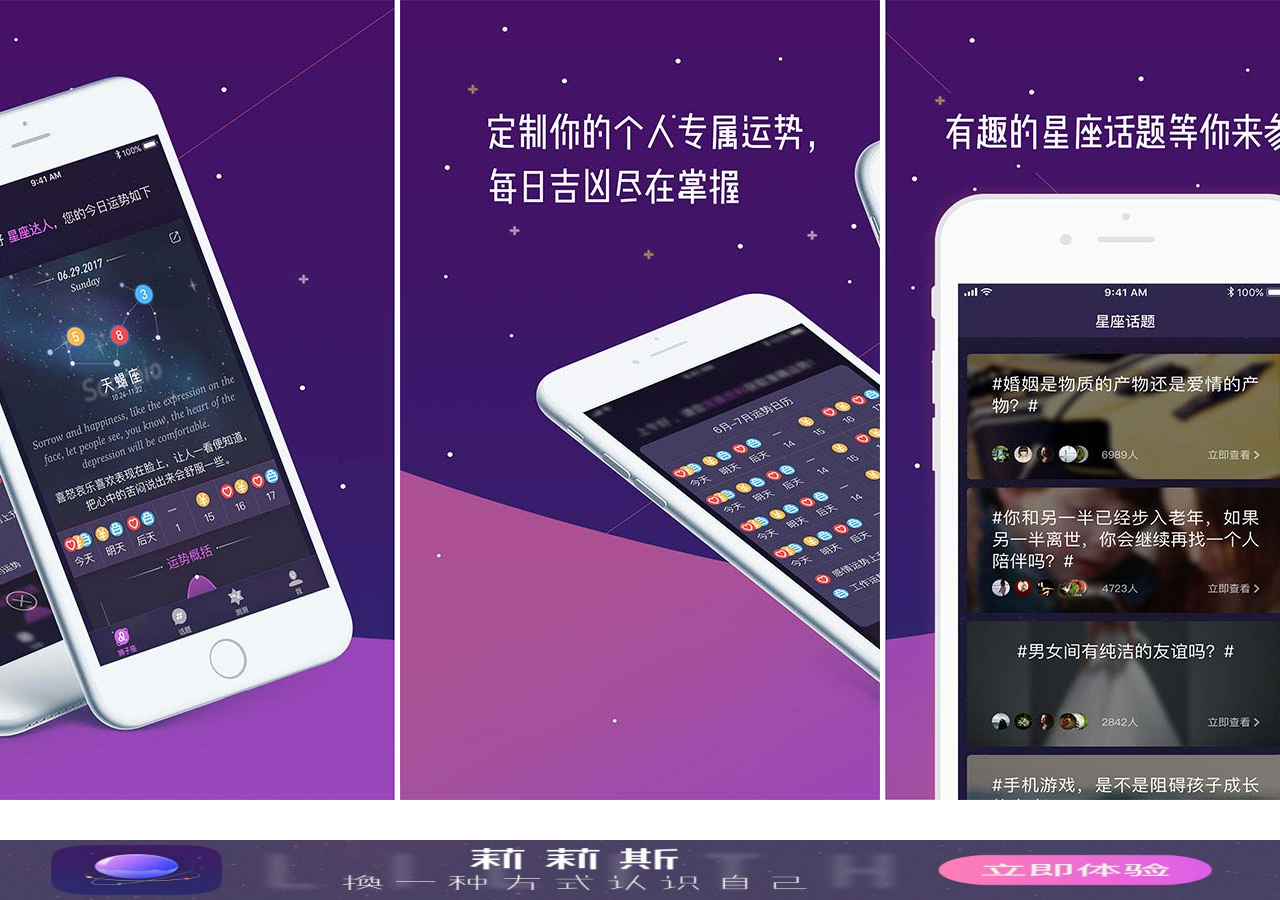
<file: downloadpage/index.html>
<!DOCTYPE html>
<html lang="en">
<head>
    <meta charset="UTF-8">
    <meta http-equiv="X-UA-Compatible" content="ie=edge">
    <meta name="apple-mobile-web-app-status-bar-style" content="black" />
    <meta name="viewport" content="width=device-width, initial-scale=1.0,maximum-scale=1, minimum-scale=1,user-scalable=no">
    <meta content="yes" name="apple-mobile-web-app-capable">
    <meta content="telephone=no" name="format-detection">
    <meta name="applicable-device" content="mobile">
    <meta name="apple-mobile-web-app-capable" content="yes">
    <meta name="apple-mobile-web-app-status-bar-style" content="black">
    <meta name="format-detection" content="telephone=no,email=no">
    <meta name="HandheldFriendly" content="True">
    <meta name="MobileOptimized" content="320">
    
    <link rel="stylesheet" href="swiper.min.css">
    <link rel="stylesheet" href="index.css">
    <script src="js/flexible.js"></script>
    <script src="js/fastclick.js"></script>
    <script src="js/swiper.min.js"></script>    
    <script src="js/jquery.min.js"></script>   
    <title>download</title>
</head>
<body>
    <div id="top_banner">
        <div class="swiper-container">
            <div class="swiper-wrapper">
                <div class="swiper-slide pic1"></div>
                <div class="swiper-slide pic2"></div>
                <div class="swiper-slide pic3"></div>
                <div class="swiper-slide pic4"></div>
            </div>
        </div>   
    </div>
    <a href="http://a.app.qq.com/o/simple.jsp?pkgname=com.youloft.lilith" class="llsBanner"></a>
    
    <script>
        　　var mySwiper = new Swiper ('.swiper-container', {
        　　　　 loop: true,
        　      continuous: true,
                disableScroll: true,
                spaceBetween: 5,
                slidesPerView: 'auto',
                initialSlide: 0,
                centeredSlides: true
        　　})
        </script>   
</body>
</html>
</file>
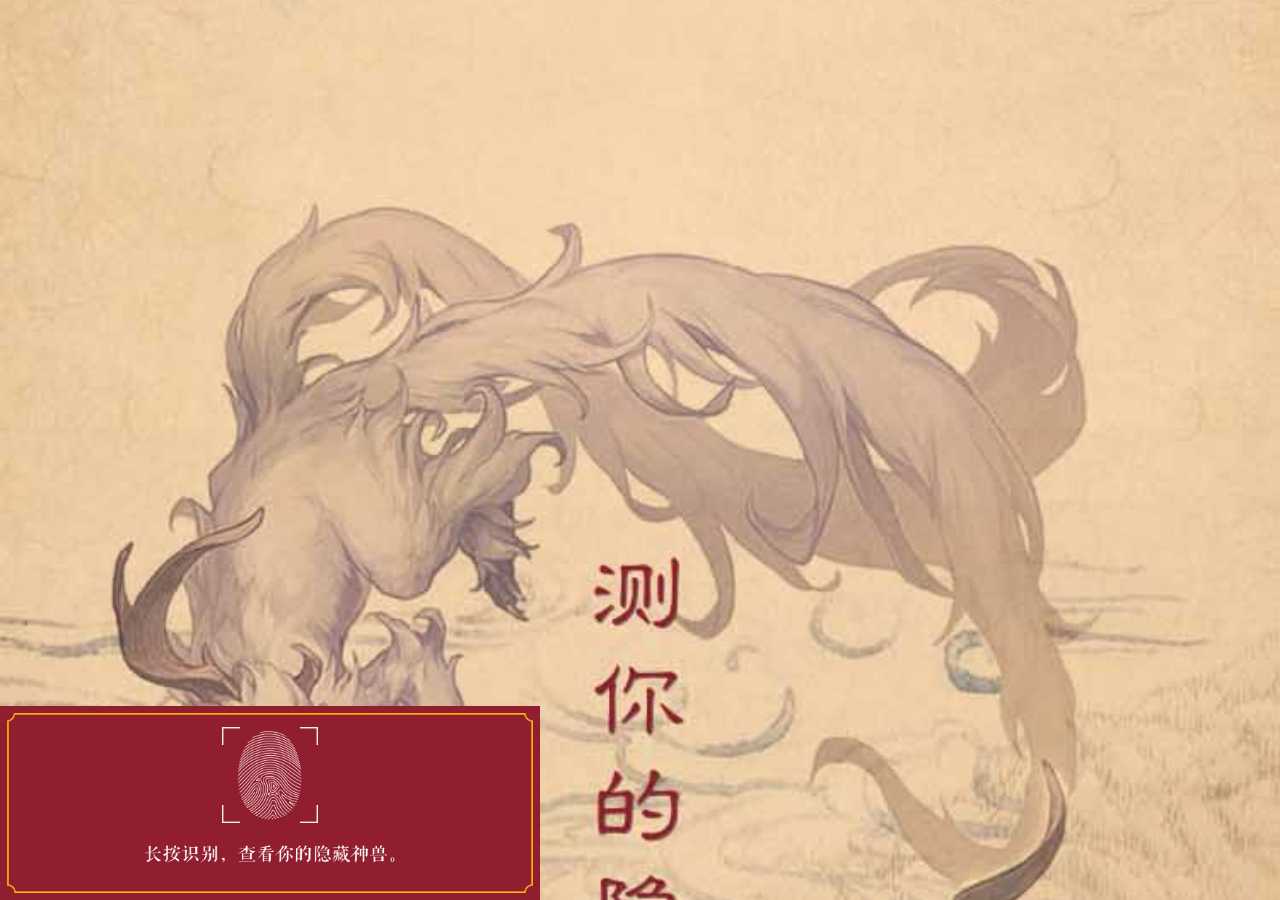
<file: foolday/index.html>
<!DOCTYPE html>
<html lang="en">
<head>
    <meta charset="UTF-8">
    <meta name="viewport" content="width=device-width,maximum-scale=1, minimum-scale=1, initial-scale=1.0，user-scalable=no">
    <meta http-equiv="X-UA-Compatible" content="ie=edge">
    <title>测试你的神兽属性</title>
    <link rel="stylesheet" type="text/css" href="index.css"/>
	<script type="text/javascript" src="js/flexible.js"></script>
	<script src="js/jquery.js"></script>
	<script src="js/fastclick.js"></script>
	<script src="js/wnl-util.js"></script>
	<script type="text/javascript" src="js/index.js"></script>
</head>
<body>
    <div class="index page1">
		<div class="light"></div>
		<div class="foot">
			<div class="hand"></div>
            <div class="long"></div>
		</div>
	</div>
    
	<div class="index page2 hidden">
		<div class="label"></div>
		<div class="longpress"></div>
		<div class="center">
			<div class="again"></div>
			<div class="share"></div>
			<div class="home hidden"></div>
		</div>
		<div class="showluck hidden"></div>
	</div>

	<div class="showShareMask hidden">
  		<div class="shareArrow"></div>
  	</div>
	<!-- wnl share tool -->
	<div class="sharemask hidden"></div>
  	<div class="wnl-sharetool hidden">
  	   <div class="platform">
  		   <label class="weixin">微信</label>
  		   <label class="weixin_circle">朋友圈</label>
  		   <label class="qq">QQ</label>
  		   <label class="weibo">新浪微博</label>
  	   </div>
  	   <div class="cancle-share">取消分享</div>
  	</div>

   <script src="https://res.wx.qq.com/open/js/jweixin-1.0.0.js"></script>
   <script>
		$.ajax({
			url: "https://b.cqyouloft.com/interface/API/weixinhandler.ashx",
			type: "get",
			data: {
				requesturl: location.href
			},
			success: function(result) {
				result = JSON.parse(result);
				wx.config({
					debug: false,
					appId: 'wx347ab26567c5465f', // 必填，公众号的唯一标识
					timestamp: result.timestamp, // 必填，生成签名的时间戳
					nonceStr: result.nonceStr, // 必填，生成签名的随机串
					signature: result.signature, // 必填，签名，见附录1
					jsApiList: [
							'onMenuShareTimeline',
							'onMenuShareAppMessage',
							'onMenuShareQQ',
							'onMenuShareWeibo'
						] // 必填，需要使用的JS接口列表，所有JS接口列表见附录2
				});
			}
		});
	</script>
	<script type="text/javascript">var cnzz_protocol = (("https:" == document.location.protocol) ? " https://" : " http://");document.write(unescape("%3Cspan id='cnzz_stat_icon_1261564228'%3E%3C/span%3E%3Cscript src='" + cnzz_protocol + "s95.cnzz.com/z_stat.php%3Fid%3D1261564228' type='text/javascript'%3E%3C/script%3E"));</script>
</body>
</html>
</file>
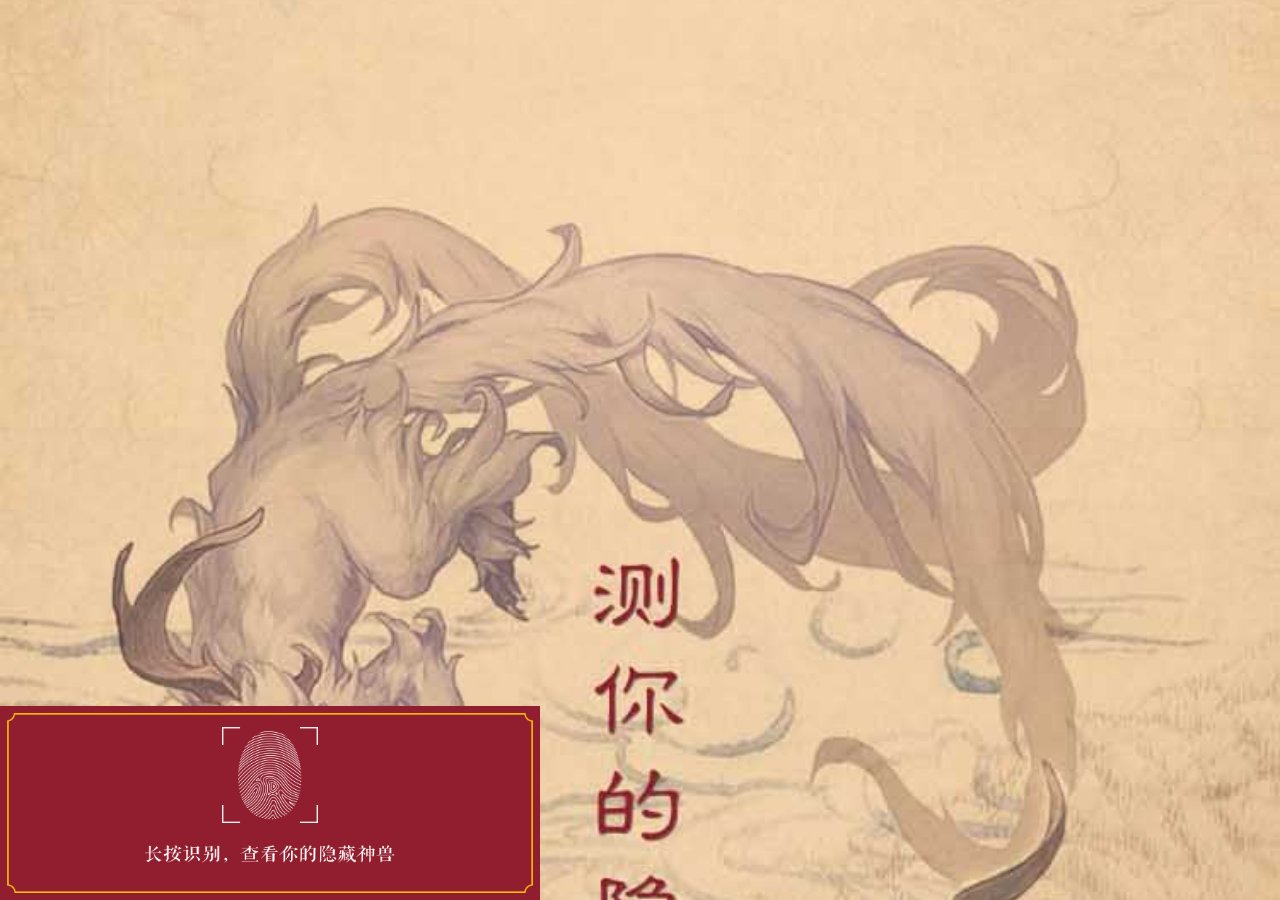
<file: foolday2017/index.html>
<!DOCTYPE html>
<html lang="en">
<head>
    <meta charset="UTF-8">
    <meta name="viewport" content="width=device-width,maximum-scale=1, minimum-scale=1, initial-scale=1.0,user-scalable=no">
    <meta http-equiv="X-UA-Compatible" content="ie=edge">
    <title>测试你的神兽属性</title>
    <link rel="stylesheet" type="text/css" href="index.css"/>
	<script type="text/javascript" src="js/flexible.js"></script>
	<script src="js/jquery.js"></script>
	<script src="js/fastclick.js"></script>
	<script src="js/wnl-util.js"></script>
	<script type="text/javascript" src="js/index.js"></script>
</head>
<body>
    <div class="index page1">
		<div class="light"></div>
		<div class="foot">
			<div class="hand"></div>
            <div class="long"></div>
		</div>
	</div>
    
	<div class="index page2 hidden">
		<div class="label"></div>
		<div class="longpress"></div>
		<div class="center">
			<button class="again"></button>
			<button class="share"></button>
			<button class="home hidden"></button>
		</div>
		<div class="showluck hidden"></div>
	</div>

	<div class="showShareMask hidden">
  		<div class="shareArrow"></div>
  	</div>
	<!-- wnl share tool -->
	<div class="sharemask hidden"></div>
  	<div class="wnl-sharetool hidden">
  	   <div class="platform">
  		   <label class="weixin">微信</label>
  		   <label class="weixin_circle">朋友圈</label>
  		   <label class="qq">QQ</label>
  		   <label class="weibo">新浪微博</label>
  	   </div>
  	   <div class="cancle-share">取消分享</div>
  	</div>

   <script src="https://res.wx.qq.com/open/js/jweixin-1.0.0.js"></script>
   <script>
		$.ajax({
			url: "https://b.cqyouloft.com/interface/API/weixinhandler.ashx",
			type: "get",
			data: {
				requesturl: location.href
			},
			success: function(result) {
				result = JSON.parse(result);
				wx.config({
					debug: false,
					appId: 'wx347ab26567c5465f', // 必填，公众号的唯一标识
					timestamp: result.timestamp, // 必填，生成签名的时间戳
					nonceStr: result.nonceStr, // 必填，生成签名的随机串
					signature: result.signature, // 必填，签名，见附录1
					jsApiList: [
							'onMenuShareTimeline',
							'onMenuShareAppMessage',
							'onMenuShareQQ',
							'onMenuShareWeibo'
						] // 必填，需要使用的JS接口列表，所有JS接口列表见附录2
				});
			}
		});
	</script>
	<script type="text/javascript">var cnzz_protocol = (("https:" == document.location.protocol) ? " https://" : " http://");document.write(unescape("%3Cspan id='cnzz_stat_icon_1261564228'%3E%3C/span%3E%3Cscript src='" + cnzz_protocol + "s95.cnzz.com/z_stat.php%3Fid%3D1261564228' type='text/javascript'%3E%3C/script%3E"));</script>
</body>
</html>
</file>
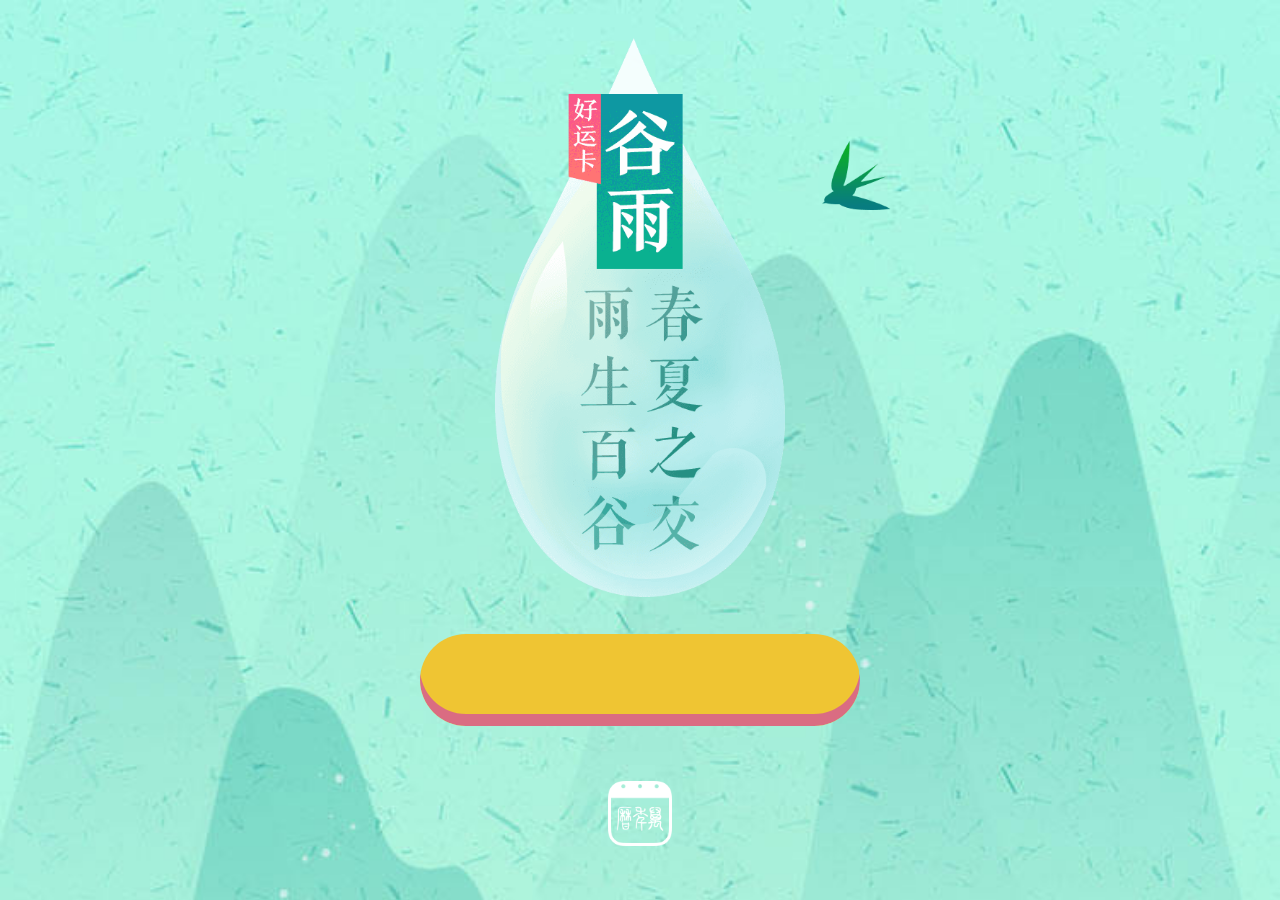
<file: guyu2017/index.html>
<!DOCTYPE html>
<html lang="en">
<head>
    <meta charset="UTF-8">
    <meta name="viewport" content="width=device-width, initial-scale=1.0,maximum-scale=1, minimum-scale=1,user-scalable=no">
    <meta http-equiv="X-UA-Compatible" content="ie=edge">
    <meta content="yes" name="apple-mobile-web-app-capable">
    <title>得雨而生</title>
    <link rel="stylesheet" href="css/index.css">	
</head>
<body> 
    <div class="index page">
        <div class="top">
            <div class="water"></div>
        </div>
        <div class="foot">
            <button class="btn"></button>
        </div>
        <div class="icon">
            <img src="img/wnlicon .png" alt="">
        </div>
        <div class="bird">
            <img src="img/bird.png" alt="">  
        </div>        
    </div>
    
    <!--结果页-->
    <div class="index page1 hidden">
        <div class="top1"></div>
        <div class="longpress">
            <img src="img/save.png" alt="">
        </div>
        <div class="foot1">
            <button class="again"></button>
            <button class="share"></button>
            <button class="click hidden"></button>                                    
        </div>
        <div class="tree"></div>
        <!--<div class="bottom"></div>        -->
    </div>

    <!--广告页
    <div class="index page2 hidden">
        <div class="top2"></div>
        <div class="foot2">
            <button class="again1">再领一张</button>
            <button class="share1">分享</button>            
        </div>
    </div>-->
    
    <!--微信分享-->
    <div class="showShareMask hidden">
  		<div class="shareArrow"></div>
  	</div>
    <div class="sharemask hidden"></div>
	
    <!-- 万年历分享 -->
  	<div class="wnl-sharetool hidden">
  	   <div class="platform">
  		   <label class="weixin">微信</label>
  		   <label class="weixin_circle">朋友圈</label>
  		   <label class="qq">QQ</label>
  		   <label class="weibo">新浪微博</label>
  	   </div>
  	   <div class="cancle-share">取消分享</div>
  	</div>

    <script src="js/jquery.min.js"></script>
    <script src="js/bezier.js"></script>
    <script src="js/flexible.js"></script>
	<script src="js/fastclick.js"></script>
	<script src="js/wnl-util.js"></script>
	<script src="https://res.wx.qq.com/open/js/jweixin-1.0.0.js"></script>
	<script>
        $.ajax({
            url: "https://b.cqyouloft.com/interface/API/weixinhandler.ashx",
            type: 'get',
            data: {
                requesturl: location.href
            },
            success: function(result) {
                result = JSON.parse(result);
                wx.config({
                    debug: false,
                    appId: 'wx347ab26567c5465f', // 必填，公众号的唯一标识
                    timestamp: result.timestamp, // 必填，生成签名的时间戳
                    nonceStr: result.nonceStr, // 必填，生成签名的随机串
                    signature: result.signature, // 必填，签名，见附录1
                    jsApiList: [
                            'onMenuShareTimeline',
                            'onMenuShareAppMessage',
                            'onMenuShareQQ',
                            'onMenuShareWeibo'
                        ] // 必填，需要使用的JS接口列表，所有JS接口列表见附录2
                });
            }
        });
    </script>    
    <script type="text/javascript">var cnzz_protocol = (("https:" == document.location.protocol) ? " https://" : " http://");document.write(unescape("%3Cspan id='cnzz_stat_icon_1261564228'%3E%3C/span%3E%3Cscript src='" + cnzz_protocol + "s95.cnzz.com/z_stat.php%3Fid%3D1261564228' type='text/javascript'%3E%3C/script%3E"));</script>
    <script src="js/index.js"></script>
</body>
</html>
</file>
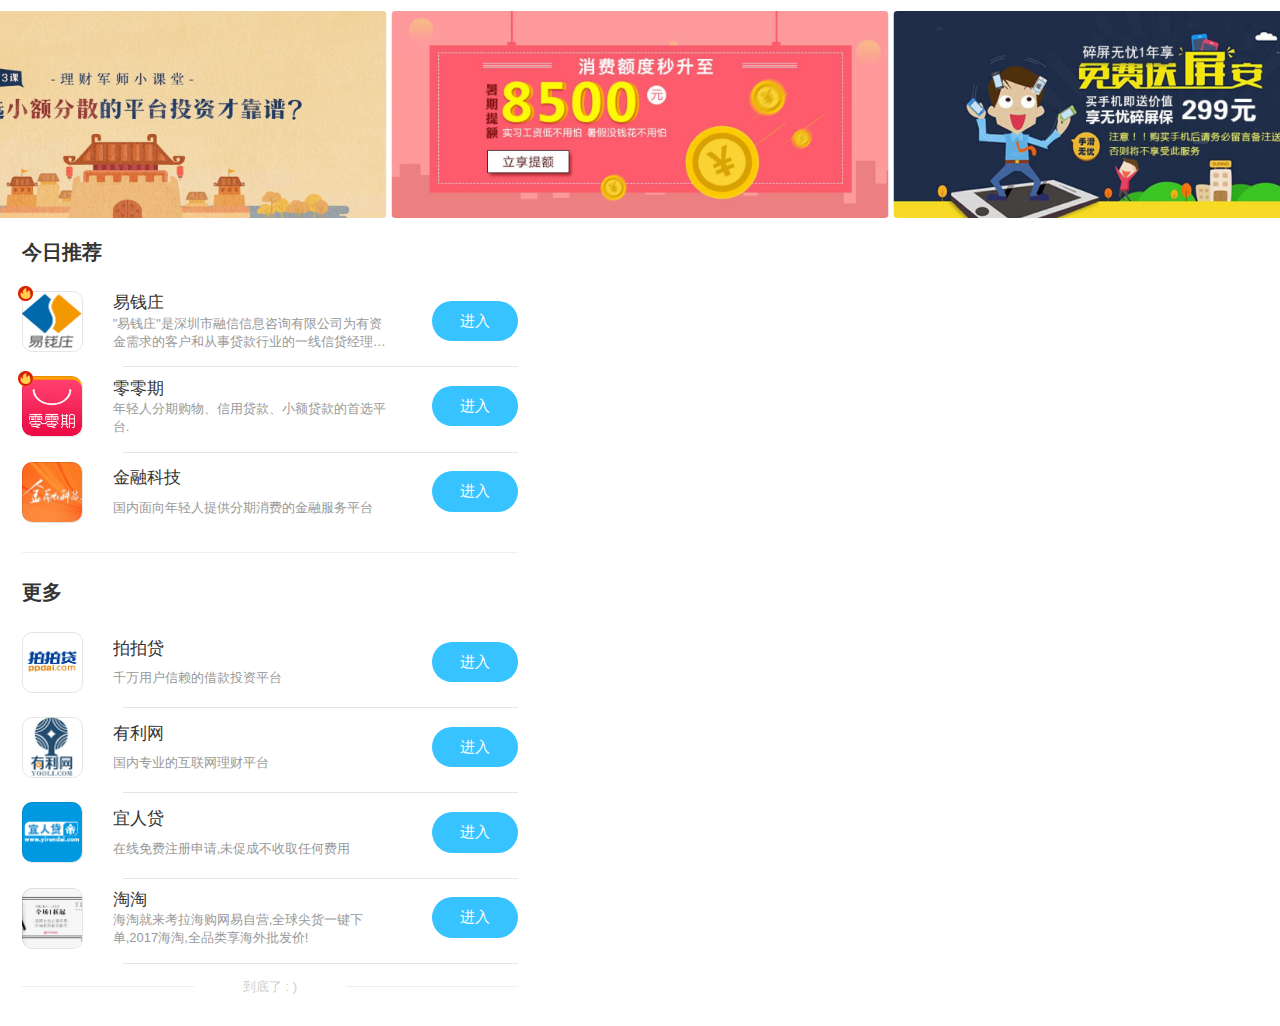
<file: pay/index.html>
<!DOCTYPE html>
<html lang="en">
<head>
    <meta charset="UTF-8">
    <meta name="viewport" content="width=device-width, initial-scale=1.0,maximum-scale=1, minimum-scale=1,user-scalable=no">
    <meta http-equiv="X-UA-Compatible" content="ie=edge">
    <meta content="yes" name="apple-mobile-web-app-capable">
    <meta name="apple-mobile-web-app-status-bar-style" content="black" />
    <meta name="description" content="">
    <meta name="HandheldFriendly" content="True">
    <meta name="MobileOptimized" content="320">
    <title>还在为买东西焦头烂额？快来万年历看看吧！</title>
     <script src="js/flexible.js"></script> 
    <link rel="stylesheet" href="index.css">
    <link rel="stylesheet" href="swiper.min.css">  
    <!-- <script src="js/jquery.share.min"></script> -->
</head>
<body>
     <div id="content"> 
        <div id="top_banner">
            <div class="swiper-container">
                <div class="swiper-wrapper">
                    <div class="swiper-slide"><a href="http://www.007fenqi.com/product/38407.html"><img src="img/fqf-img04.jpg" alt=""/></a></div>
                    <div class="swiper-slide"><a href="http://www.007fenqi.com/fenqi_cat/brandId_1_categoryId_1.html"><img src="img/fqf-img06.jpg" alt=""/></a></div>
                    <div class="swiper-slide"><a href="http://www.007fenqi.com/fenqi_cat/brandId_670_categoryId_47.html"><img src="img/fqf-img03.jpg" alt=""/></a></div>
                </div>
            </div>   
        </div>

        <div id="today">
            <div class="title">
                今日推荐
            </div>

            <a href="http://www.eqianzhuang.com/"><div class="data cont1">
                <div class="hot"><img src="img/fqf-hot-img@3x.png" alt=""></div>
                <div class="opa"></div>
                <div class="yj"><img src="img/yqz.jpg" alt=""></div>
                <div class="desc d1">
                    <p class="bt">易钱庄</p>
                    <p class="p1">"易钱庄"是深圳市融信信息咨询有限公司为有资金需求的客户和从事贷款行业的一线信贷经理打造的双向互动选择平台</p>    
                </div> 
                <button>进入</button>   
            </div><div class="hr"></div></a>

            <a href="http://www.007fenqi.com/"><div class="data cont2">
                <div class="hot"><img src="img/fqf-hot-img@3x.png" alt=""></div>  
                <div class="opa"></div>                              
                <div class="yj"><img src="img/llq.jpg" alt=""></div>
                <div class="desc d2">
                    <p class="bt">零零期</p>
                    <p class="p2">年轻人分期购物、信用贷款、小额贷款的首选平台.</p>    
                </div> 
                <button>进入</button>    
            </div><div class="hr"></div></a>

            <a href="http://qd.qufenqi.com/"><div class="data cont3">
                <div class="opa"></div>                
                <div class="yj"><img src="img/jr.jpg" alt=""></div>
                <div class="desc d3">
                    <p class="bt">金融科技</p>
                    <p class="p3">国内面向年轻人提供分期消费的金融服务平台</p>    
                </div> 
                <button>进入</button>    
            </div></a>
            <div id="align"></div>

            <div class="more">
                <button>更多</button>
            </div>

            <a href="http://www.ppdai.com/"><div class="data cont4">
                <div class="opa"></div>                
                <div class="yj"><img src="img/ppd.png" alt=""></div>
                <div class="desc d4">
                    <p class="bt">拍拍贷</p>
                    <p class="p4">千万用户信赖的借款投资平台</p>    
                </div> 
                <button>进入</button>    
            </div><div class="hr"></div></a>

            <a href="https://www.yooli.com/?sid=6&aid=%E6%A0%87%E9%A2%98&forceRecord=1&utm_source=baidu&utm_medium=pp&utm_term=&utm_content=&utm_campaign=" class=""><div class="data cont5">
                <div class="opa"></div>                
                <div class="yj"><img src="img/ylw.jpg" alt=""></div>
                <div class="desc d5">
                    <p class="bt">有利网</p>
                    <p class="p5">国内专业的互联网理财平台</p>    
                </div> 
                <button>进入</button>    
            </div><div class="hr"></div></a>

            <a href="https://www.yirendai.com/?utm_source=bd-pc-pz&utm_campaign=wyzq&utm_content=toubu" class=""><div class="data cont6">
                <div class="opa"></div>                
                <div class="yj"><img src="img/yrd.jpg" alt=""></div>
                <div class="desc d6">
                    <p class="bt">宜人贷</p>
                    <p class="p6">在线免费注册申请,未促成不收取任何费用</p>    
                </div> 
                <button>进入</button>    
            </div><div class="hr"></div></a>

            <a href="http://www.kaola.com/activity/detail/20857.shtml?tag=e1999891ea976e2f8c8de7f8c6644fdc&__da_7cd80f92_5757bba098033c81" class=""><div class="data cont7">
                <div class="opa"></div>                
                <div class="yj"><img src="img/qc.jpg" alt=""></div>
                <div class="desc d7">
                    <p class="bt">淘淘</p>
                    <p class="p7">海淘就来考拉海购网易自营,全球尖货一键下单,2017海淘,全品类享海外批发价!</p>    
                </div> 
                <button>进入</button>    
            </div><div class="hr"></div></a>

            <!-- <a href="" class="hidden"><div class="data cont8">
                <img src="" alt="">
                <div class="desc">
                    <p class="bt">标题</p>
                    <p class="p8">内容内容内容内容内容内容内容内容内容内容内容内容内容内容内容内容内容内容内容内容内容内容内容内容内容内容内容内容内容内容内容</p>    
                </div> 
                <button>进入</button>    
            </div><div class="hr"></div></a>  -->
            
           <div class="pull">
               <div class="left"></div>到底了 : )<div class="right"></div>               
           </div>

        </div>
     </div> 

    <!--微信分享-->
    <!-- <div class="showShareMask hidden">
  		<div class="shareArrow"></div>
  	</div>
    <div class="sharemask hidden"></div> -->
	
    <!-- 万年历分享 -->
  	<!-- <div class="wnl-sharetool hidden">
  	   <div class="platform">
  		   <label class="weixin">微信</label>
  		   <label class="weixin_circle">朋友圈</label>
  		   <label class="qq">QQ</label>
  		   <label class="weibo">新浪微博</label>
  	   </div>
  	   <div class="cancle-share">取消分享</div>
  	</div> -->
    <script src="js/jquery.min.js"></script>
    <script src="js/zepto-fastclick.min.js"></script>
    <!-- <script src="js/flexible.js"></script> -->
	<!-- <script src="js/fastclick.js"></script> -->
     <script src="js/swiper.min.js"></script> 
<script src="js/wnl-util.js"></script>          
     <!-- <script src="js/swiper.jquery.js"></script>    -->
<script>
　　var mySwiper = new Swiper ('.swiper-container', {
　　　　 loop: true,
　      continuous: true,
        disableScroll: true,
        spaceBetween: 5,
        slidesPerView: 'auto',
        initialSlide: 0,
        centeredSlides: true
　　})
</script>   
 <!-- <script src="js/wnl-share.js"></script>       -->
<script>
    //客户端分享
    // var sharetitle = "还在为买东西焦头烂额？快来万年历看看吧！";
    // var shareUrl = 'https://mobile.51wnl.com/temporary/pay2017/index.html';
    // var sharetext = "涵盖所有的分期购物平台，海量商品全放进你的口袋，还犹豫什么，赶快点击我！";
    // var shareimgUrl = "https://mobile.51wnl.com/temporary/pay2017/img/share.jpg";
    // wnlShare.setShareData({
    //     title: sharetitle,
    //     text: sharetext,
    //     image:shareimgUrl,
    //     url: shareUrl
    // });
    // // wnlShare.showSharePlatform();
    // // shareCallback() //分享回调
    // function shareCallback(state, platform) {
    // var text = platform + "  分享" + (state == 1 ? "成功!" : "失败!");
// }
    // var title = "还在为买东西焦头烂额？快来万年历看看吧！";
    // var localUrl=location.href.replace('home','index');
    // var text = "涵盖所有的分期购物平台，海量商品全放进你的口袋，还犹豫什么，赶快点击我！";
    // var imgUrl = "http://mobile.51wnl.com/temporary/pay2017/img/share.jpg";
    // var textObj = {
    //     title: title,
    //     text:title,
    //     image: '0',
    //     imageURL:imgUrl,
    //     url: localUrl,
    //     pureText: text,
    //     prefix: ""
    // };
    // var textObj1 = {
    //     title:title,
    //     text: text,
    //     image:'0',
    //     imageURL:imgUrl,
    //     targetUrl: localUrl,
    //     perfix: ""
    // };

    // function appCallback_share() {
    //     try {
    //         if (window.ylwindow) {
    //             ylwindow.reportHasShare(true);
    //             location.href = "protocol://share:" + encodeURI(JSON.stringify(textObj1));
    //         } else {
    //             location.href = "protocol://share#" + encodeURI(JSON.stringify(textObj));
    //         }
    //     } catch (e) {}
    //     return 1;
    // }
    
</script> 
<script>
    window._bd_share_config = {
        common : {
            "bdSnsKey" : {},
            "bdText" : '还在为买东西焦头烂额？快来万年历看看吧！',
            "bdDesc" : '涵盖所有的分期购物平台，海量商品全放进你的口袋，还犹豫什么，赶快点击我！',
            "bdUrl" : 'http://mobile.51wnl.com/temporary/pay2017/index.html',
            "bdPic" : 'http://mobile.51wnl.com/temporary/pay2017/img/share.jpg'
        },
        share : [{
            "bdSize" : 32
        }]
    };
    with(document)0[(getElementsByTagName('head')[0]||body).appendChild(createElement('script')).src='http://bdimg.share.baidu.com/static/api/js/share.js?cdnversion='+~(-new Date()/36e5)];
    // window.share = {
    //     url: 'http://mobile.51wnl.com/temporary/pay2017/index.html',
    //     title: '还在为买东西焦头烂额？快来万年历看看吧！',
    //     description: '涵盖所有的分期购物平台，海量商品全放进你的口袋，还犹豫什么，赶快点击我！'
    // }
</script>
<script src="https://res.wx.qq.com/open/js/jweixin-1.0.0.js"></script>    
<script>
    //微信分享
    $.ajax({
        url: "https://b.cqyouloft.com/interface/API/weixinhandler.ashx",
        type: 'get',
        data: {
            requesturl: location.href
        },
        success: function(result) {
            result = JSON.parse(result);
            wx.config({
                debug: false,
                appId: 'wx347ab26567c5465f', // 必填，公众号的唯一标识
                timestamp: result.timestamp, // 必填，生成签名的时间戳
                nonceStr: result.nonceStr, // 必填，生成签名的随机串
                signature: result.signature, // 必填，签名，见附录1
                jsApiList: [
                        'onMenuShareTimeline',
                        'onMenuShareAppMessage',
                        'onMenuShareQQ',
                        'onMenuShareWeibo'
                    ] // 必填，需要使用的JS接口列表，所有JS接口列表见附录2
            });
        }
    });
</script>     
<script type="text/javascript">var cnzz_protocol = (("https:" == document.location.protocol) ? " https://" : " http://");document.write(unescape("%3Cspan id='cnzz_stat_icon_1261564228'%3E%3C/span%3E%3Cscript src='" + cnzz_protocol + "s95.cnzz.com/z_stat.php%3Fid%3D1261564228' type='text/javascript'%3E%3C/script%3E"));</script> 
<script src="js/index.js"></script> 
</body>
</html>
</file>
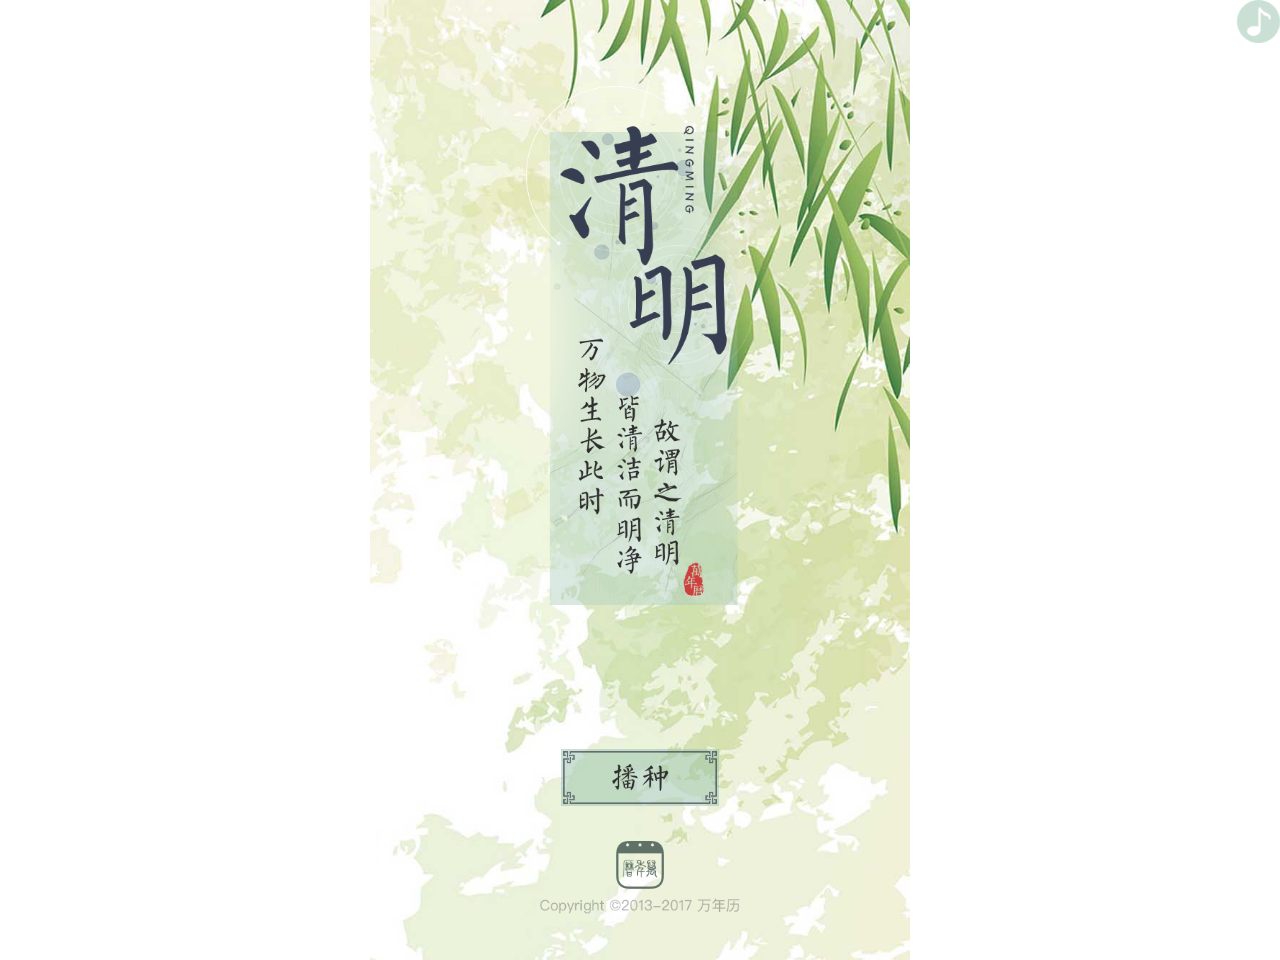
<file: qingming2017/index.html>
<!DOCTYPE html>
<html lang="en">
<head>
	<meta charset="UTF-8">
	<meta name="viewport" content="width=device-width, initial-scale=1.0,maximum-scale=1, minimum-scale=1,user-scalable=no">
	<meta http-equiv="X-UA-Compatible" content="ie=edge">
	<title>一株佛心莲花，寄予思念</title>
	<link rel="stylesheet" href="css/index.css">
	<script src="js/flexible.js"></script>
	<script src="js/jquery.js"></script>
	<script src="js/fastclick.js"></script>
	<script src="js/wnl-util.js"></script>
	<script src="js/index.js"></script>
</head>
<body>
	<div class="musicbtn">
		<img src="img/music_on@2x.png"/>
	</div>
	<div class="index page1">
		<audio class="music" src="css/music.mp3" loop="loop"></audio>
		
		<div class="rain"></div>
		<div class="rain1"></div>
		<div class="rain2"></div>
		
		<div class="center"></div>    
		<div class="btn">
			<button class="plant"></button>			
		</div>    
		<div class="foot"></div>   
	</div>    

	 <div class="index page2 hidden">
		<div class="top">
			您种下了第<span class="num">0</span>株佛心莲
		</div>
		<div class="des">千灯万盏，不如心灯一盏。</div>	 
		
		<div class="center"></div>
		<div class="bottom">
			<div class="title">佛曰：</div>
			<div class="text p1">每个人所见所遇到的都早有安排，一切都是缘。缘起缘灭，缘聚缘散，一切都是天意。</div>
		</div>	
		<div class="btns">
			<button class="again"></button>
			<button class="share"></button>
		</div>  
		<div class="foot"></div>    
		<div class="weixin hidden">
			<div class="qr"></div>			
		</div>
	</div> 

	<div class="showShareMask hidden">
  		<div class="shareArrow"></div>
  	</div>
	<!-- wnl share tool -->
	<div class="sharemask hidden"></div>
  	<div class="wnl-sharetool hidden">
  	   <div class="platform">
  		   <label class="weixin">微信</label>
  		   <label class="weixin_circle">朋友圈</label>
  		   <label class="qq">QQ</label>
  		   <label class="weibo">新浪微博</label>
  	   </div>
  	   <div class="cancle-share">取消分享</div>
  	</div>

	<script src="https://res.wx.qq.com/open/js/jweixin-1.0.0.js"></script>
	<script>
			$.ajax({
				url: "https://b.cqyouloft.com/interface/API/weixinhandler.ashx",
				type: "get",
				data: {
					requesturl: location.href
				},
				success: function(result) {
					result = JSON.parse(result);
					wx.config({
						debug: false,
						appId: 'wx347ab26567c5465f', // 必填，公众号的唯一标识
						timestamp: result.timestamp, // 必填，生成签名的时间戳
						nonceStr: result.nonceStr, // 必填，生成签名的随机串
						signature: result.signature, // 必填，签名，见附录1
						jsApiList: [
								'onMenuShareTimeline',
								'onMenuShareAppMessage',
								'onMenuShareQQ',
								'onMenuShareWeibo'
							] // 必填，需要使用的JS接口列表，所有JS接口列表见附录2
					});
				}
			});
		</script>
		<script type="text/javascript">var cnzz_protocol = (("https:" == document.location.protocol) ? " https://" : " http://");document.write(unescape("%3Cspan id='cnzz_stat_icon_1261564228'%3E%3C/span%3E%3Cscript src='" + cnzz_protocol + "s95.cnzz.com/z_stat.php%3Fid%3D1261564228' type='text/javascript'%3E%3C/script%3E"));</script>
</body>
</html>
</file>
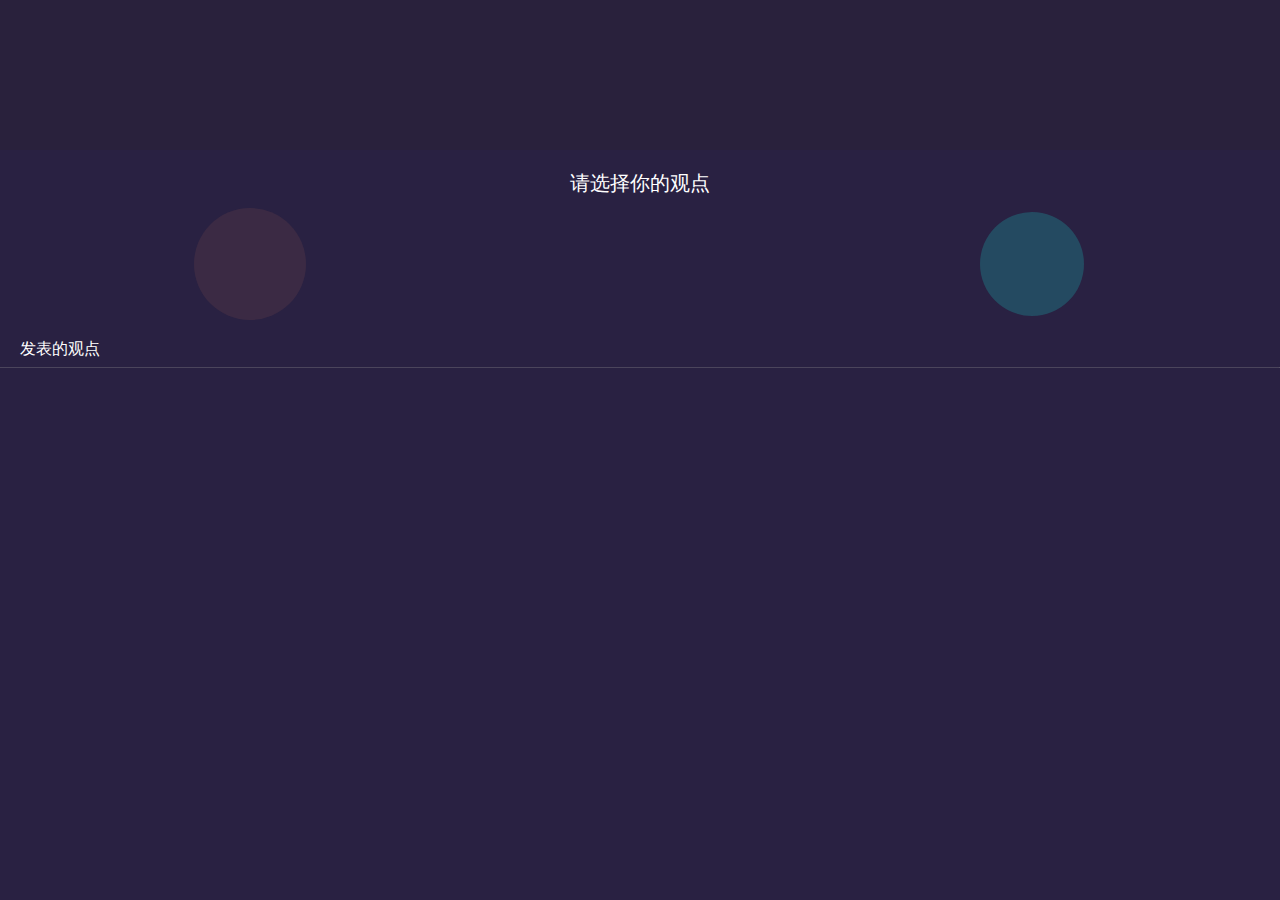
<file: topic/index.html>
<!DOCTYPE html>
<html lang="en">
<head>
    <meta charset="UTF-8">
    <meta http-equiv="X-UA-Compatible" content="ie=edge">
    <meta name="apple-mobile-web-app-status-bar-style" content="black" />
    <meta name="viewport" content="width=device-width, initial-scale=1.0,maximum-scale=1, minimum-scale=1,user-scalable=no">
    <meta content="yes" name="apple-mobile-web-app-capable">
    <meta content="telephone=no" name="format-detection">
    <meta name="applicable-device" content="mobile">
    <meta name="apple-mobile-web-app-capable" content="yes">
    <meta name="apple-mobile-web-app-status-bar-style" content="black">
    <meta name="format-detection" content="telephone=no,email=no">
    <meta name="HandheldFriendly" content="True">
    <meta name="MobileOptimized" content="320">
    <title>星座话题</title>
    <link rel="stylesheet" href="index.css">
    <script src="js/flexible.js"></script>
    <script src="js/fastclick.js"></script>
    <script src="js/jquery.min.js"></script>    
    <style>
        
    </style>
</head>
<body>
        <div class="problem">
            <p></p>      
        </div>
        <div class="choose">请选择你的观点</div>    
        <div class="v">
            <div class="xs"></div>
            <div class="change">
                <div class="left"></div> 
                <div class="right"><div class="right1"></div></div>
            </div>
            <div class="hb"></div>
        </div>
        <div class="fb">发表的观点</div><hr size='1' style="opacity:0.3;margin-bottom:15px"/> 

        <div class="content">
            <!-- <div class="person">
                <div class="user_head"></div>
                <div class="zl">
                    <div class="xq">
                        <p class="username">星座达人</p>
                        <p class="xz"><img src="img/topic-female-icon@2x.png" alt=""><span class="user_xz">双子座</span></p>
                    </div>
                    <div class="time">
                        <span>5分钟前</span>    
                    </div><div class="none"></div> 
                    <div class="tp">投票给：相似更好，因为可以更好地理解对方</div> 
                    <div class="gd">Ta的观点 : 相似的人更容易相处吧</div>
                    <div class="dz"><img src="img/topic-like-icon@2x.png" alt="" class="dz_icon"><span class="dz_count">235</span></div>
                    <div class="hf"><img src="img/topic-talking-icon@2x.png" alt="" class="hf_icon"><span class="hf_count">167</span></div>
                    <div class="pl"><p>张三：还好啦，其实只要好好相处我觉得两个人还是挺好的，不需要太在意其他。</p><p>李四：我觉得都行吧</p><p>查看全部评论167条</p></div>                 
                </div>      
            </div><hr size='1' style="opacity:0.3"/>  -->
        </div>
    <div class="llsBanner">
        <img src="./img/download-pic@3x.jpg">
    </div>        
        
    <script src="js/openapp.js"></script>
    <script src="js/index.js"></script>          
</body>
</html>
</file>
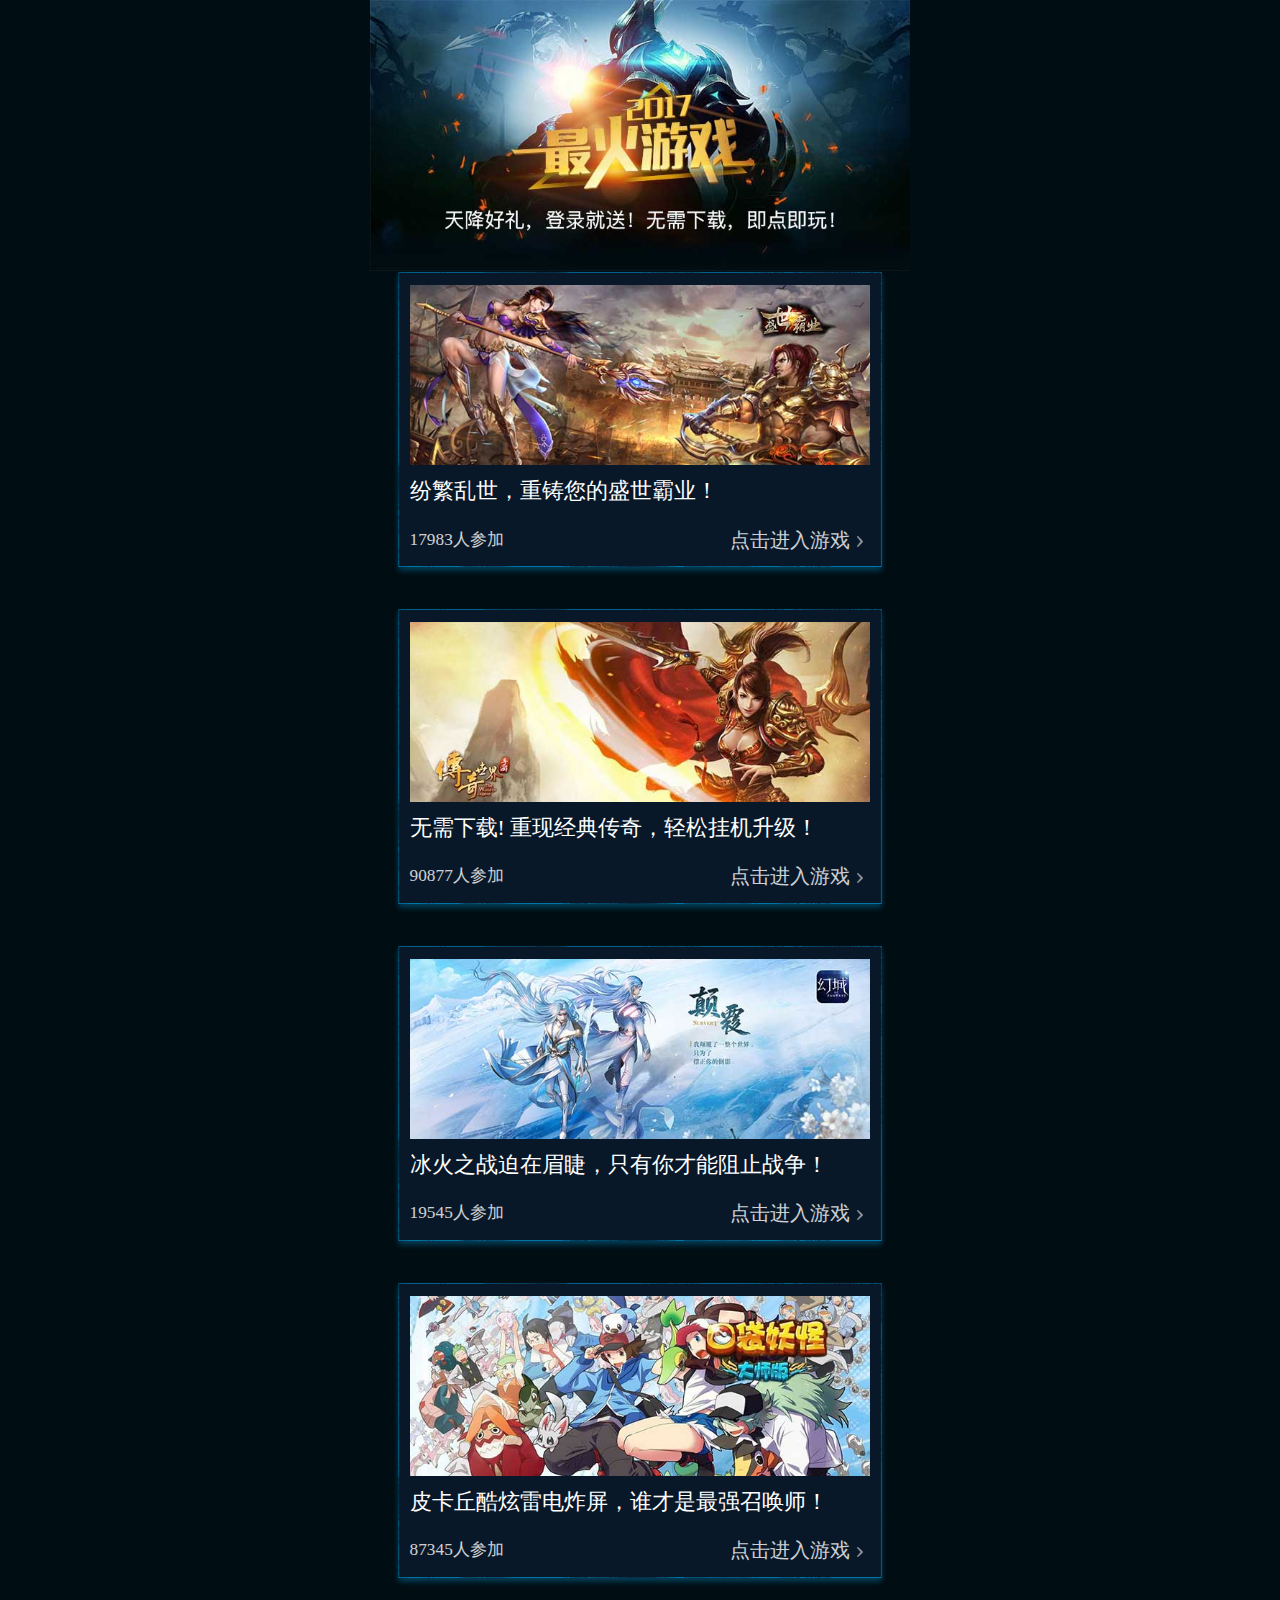
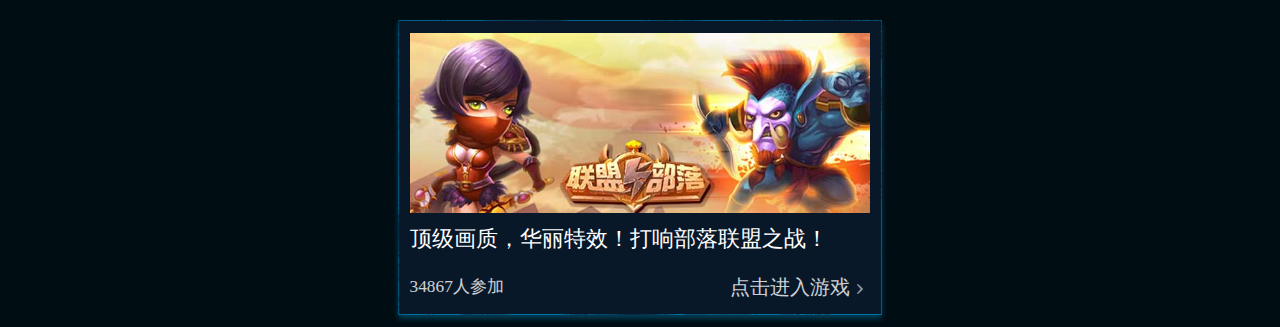
<file: gameCenter/album.html>
<!DOCTYPE html>
<html lang="en">
<head>
    <meta charset="UTF-8">
    <meta name="viewport" content="width=device-width, initial-scale=1.0,maximum-scale=1, minimum-scale=1,user-scalable=no">
    <meta http-equiv="X-UA-Compatible" content="ie=edge">
    <title>热门游戏推荐</title>
    <link rel="stylesheet" href="album.css">
    <script src="js/flexible.js"></script>
    <script src="js/jquery.js"></script>
    <script src="js/fastclick.js"></script>
    <script src="js/wnl-util.js"></script>
    <script src="js/album.js"></script>
</head>
<body>
    <div class="index"></div>
    
    
    <div class="game ss">
        <div class="img ssimg"></div>
        <p class="des ss">纷繁乱世，重铸您的盛世霸业！</p>
        <div class="join ss">
            <div>
                <span class="numss">17983</span>人参加
            </div>        
            <a class="shengshi">点击进入游戏<img src="img/more_icon@2x.png"></a>
        </div>
    </div>

    <div class="game cq">
        <div class="img cqimg"></div>
        <p class="des cq">无需下载! 重现经典传奇，轻松挂机升级！</p>
        <div class="join cq">
            <div>
                <span class="numcq">90877</span>人参加
            </div>
            <a class="chuanqi">点击进入游戏<img src="img/more_icon@2x.png"></a>
        </div>
    </div>
    
    <div class="game hc">
        <div class="img hcimg"></div>
        <p class="des hc">冰火之战迫在眉睫，只有你才能阻止战争！</p>
        <div class="join hc">
            <div>
                <span class="numhc">19545</span>人参加
            </div>
            <a class="huancheng">点击进入游戏<img src="img/more_icon@2x.png"></a>
        </div>
    </div>
    
    <div class="game kd">
        <div class="img kdimg"></div>
        <p class="des kd">皮卡丘酷炫雷电炸屏，谁才是最强召唤师！</p>
        <div class="join kd">
            <div>
                <span class="numkd">87345</span>人参加
            </div>
            <a class="koudai">点击进入游戏<img src="img/more_icon@2x.png"></a>
        </div>
    </div>

    <div class="game lm">
        <div class="img lmimg"></div>
        <p class="des lm">顶级画质，华丽特效！打响部落联盟之战！</p>
        <div class="join lm">
            <div>
                <span class="numlm">34867</span>人参加
            </div>
            <a class="lianmeng">点击进入游戏<img src="img/more_icon@2x.png"></a>
        </div>
    </div>
    
    <div class="showShareMask hidden">
  		<div class="shareArrow"></div>
  	</div>
	<!-- wnl share tool -->
	<div class="sharemask hidden"></div>
  	<div class="wnl-sharetool hidden">
  	   <div class="platform">
  		   <label class="weixin">微信</label>
  		   <label class="weixin_circle">朋友圈</label>
  		   <label class="qq">QQ</label>
  		   <label class="weibo">新浪微博</label>
  	   </div>
  	   <div class="cancle-share">取消分享</div>
  	</div>

    <script src="https://res.wx.qq.com/open/js/jweixin-1.0.0.js"></script>
    <script>
            $.ajax({
                url: "https://b.cqyouloft.com/interface/API/weixinhandler.ashx",
                type: "get",
                data: {
                    requesturl: location.href
                },
                success: function(result) {
                    result = JSON.parse(result);
                    wx.config({
                        debug: false,
                        appId: 'wx347ab26567c5465f', // 必填，公众号的唯一标识
                        timestamp: result.timestamp, // 必填，生成签名的时间戳
                        nonceStr: result.nonceStr, // 必填，生成签名的随机串
                        signature: result.signature, // 必填，签名，见附录1
                        jsApiList: [
                                'onMenuShareTimeline',
                                'onMenuShareAppMessage',
                                'onMenuShareQQ',
                                'onMenuShareWeibo'
                            ] // 必填，需要使用的JS接口列表，所有JS接口列表见附录2
                    });
                }
            });
        </script>
</body>
</html>
</file>
<file: foolday/index.css>
body,html {
	margin: 0;
	padding: 0;
	width: 100%;
	height: 100%; 
    overflow: hidden;
    -moz-user-select: none;
    -ms-user-select: none;
    -o-user-select: none;
    -webkit-user-select: none;
    user-select: none;
}
#cnzz_stat_icon_1261564228{
    display: none;
}
@media screen and (max-width: 320px) {
    body{font-size: 14px;}
}
@media screen and (min-width: 321px) and (max-width: 413px) {
    body{font-size: 16px;}
}
@media screen and (min-width: 414px) and (max-width: 639px) {
    body{font-size: 17px;}
}
@media screen and (min-width: 640px) {
    body{font-size: 18px;}
}
.index {
	position: absolute;
    /*background: url(./img/bg@2x.jpg) no-repeat;*/
	top: 0; 
    left: 0;
	width: 100%;
	height: 100%;
	/*background-size: 100%;*/
}
.page1 {
    position: absolute;
    background: url(./img/bg2@2x.jpg);
    height: 100%;
    top: 0;
    left: 0;
    background-size: 100%;
    background-position-y: -64px; 
    height: 100%;
}
.page1 .light {
    z-index: 5;
}
.page1 .foot {
    position: absolute;
    bottom: 0;
    width: 7.5rem;
    height: 2.7rem;
    background: url(./img/bg3@2x.png) no-repeat;
    background-size: 7.5rem 2.7rem;
    background-position: 50%;
    z-index: 2;
}
.page1 .foot .hand {
    margin: 0.3rem auto;
    width: 1.32rem;
    height: 1.33rem;
    background: url(./img/zhiwen@2x.png) no-repeat;
    background-size: 1.32rem 1.33rem;
    background-position: 50%;
    z-index: 1;
}
.page1 .foot .long {
    margin: 0.2rem auto;
    width: 3.46rem;
    height: 0.26rem;
    background: url(./img/long2x.png) no-repeat;
    background-size: 3.46rem 0.26rem;
    background-position: 50%;
}
.page2 {
    position: absolute;    
    top: 0;
    left: 0;
    overflow: auto;
    background: url(./img/bg@3x.jpg) no-repeat;
    background-size: 11.25rem 20.01rem;
    background-position: 50%; 
    /*display: none;*/
}
.page2 .center {
    margin: 0.2rem auto;
    text-align: center;
}
.page2 .label {
    width: 6rem;
    height: 9rem;
    margin: 0.3rem auto;
    /*z-index: 3;*/
}
.page2 .label img {
    width: 6rem;
    height: 9rem;
}
.page2 .longpress {
    width: 100%;
    margin: 0 auto;
    height: 0.26rem;
    background: url(./img/longpress@2x.png) no-repeat;
    background-size: 1.78rem 0.26rem;
    background-position: 50%;
}
.page2 .center .again {
    display: inline-block;
    width: 2.6rem;
    height: 0.86rem;
    background: url(./img/button1@2x.png) no-repeat;
    background-size: 2.6rem 0.86rem;
}
.page2 .center .share {
    display: inline-block;
    width: 2.6rem;
    height: 0.86rem;
    margin-left: 0.2rem;
    background: url(./img/button2@2x.png) no-repeat;
    background-size: 2.6rem 0.86rem;
}

.page2 .center .home {
    margin: 0 auto;
    width: 2.6rem;
    height: 0.86rem;
    background: url(./img/take.png) no-repeat;
    background-size: 2.6rem 0.86rem;
}

.page2 .showluck {
    width: 100%;
    height: 2rem;
    background: url(./img/luck.jpg) no-repeat;
    background-size: 100% auto;
    background-position: 50%;
}

.hidden {
    display: none !important;
}

.imglight {
	position: absolute;
	top: 0;
	left: 0;
	width: 7.5rem;
	height: 13.34rem;
	background: url(./img/shine@2x.png) no-repeat;
	background-size: 7.5rem 13.34rem;
	background-position: top;
	background-position: 50%;
	opacity: 0;
	animation: change 0.8s ease-in-out;
}
@keyframes change {
	0%{
        opacity: 0;
    }
    100%{
        opacity: 0.8;
    }
}

.showShareMask {
    position: absolute;
    z-index: 102;
    left: 0;
    top: 0;
    right: 0;
    bottom: 0;
    background-color: rgba(0,0,0,.68)
}

.shareArrow {
    position: absolute;
    top: 0;
    right: 20px;
    width: 62px;
    height: 102px;
    background-image: url([data-uri]);
    background-repeat: no-repeat;
    background-size: 62px 102px
}

.sharemask {
    top: 0;
    right: 0;
    z-index: 99;
    background-color: rgba(0,0,0,.6)
}

.sharemask,.wnl-sharetool {
    position: fixed;
    left: 0;
    bottom: 0
}

.wnl-sharetool {
    width: 7.5rem;
    height: 3.7rem;
    background-color: #fff;
    z-index: 100
}

.platform {
    padding: .6rem .15rem 0;
    width: 100%;
    height: 2.8rem
}

.platform label {
    position: relative;
    float: left;
    padding-top: 1.4rem;
    width: 1.2rem;
    margin: 0 .3rem;
    text-align: center;
    font-size: .24rem;
    color: #666
}

.platform .weixin:before {
    background-image: url([data-uri])
}

.platform .weixin:before,.platform .weixin_circle:before {
    content: "";
    position: absolute;
    display: block;
    left: 0;
    top: 0;
    width: 120rem;
    height: 120rem;
    background-repeat: no-repeat;
    background-size: 120rem 120rem;
    background-position: top;
    -webkit-transform-origin: 0 0;
    -webkit-transform: scale(.01);
    transform-origin: 0 0;
    transform: scale(.01)
}

.platform .weixin_circle:before {
    background-image: url([data-uri])
}

.platform .qq:before {
    background-image: url([data-uri])
}

.platform .qq:before,.platform .weibo:before {
    content: "";
    position: absolute;
    display: block;
    left: 0;
    top: 0;
    width: 120rem;
    height: 120rem;
    background-repeat: no-repeat;
    background-size: 120rem 120rem;
    background-position: top;
    -webkit-transform-origin: 0 0;
    -webkit-transform: scale(.01);
    transform-origin: 0 0;
    transform: scale(.01)
}

.platform .weibo:before {
    background-image: url([data-uri])
}

.cancle-share {
    width: 100%;
    height: .9rem;
    line-height: .9rem;
    text-align: center;
    font-size: .36rem;
    color: #666;
    border-top: 1px solid #eaeaea
}
</file>
<file: foolday2017/index.css>
body,html {
	margin: 0;
	padding: 0;
	width: 100%;
	height: 100%; 
    overflow: hidden;
    -moz-user-select: none;
    -ms-user-select: none;
    -o-user-select: none;
    -webkit-user-select: none;
    user-select: none;
}
#cnzz_stat_icon_1261564228{
    display: none;
}
@media screen and (max-width: 320px) {
    body{font-size: 14px;}
}
@media screen and (min-width: 321px) and (max-width: 413px) {
    body{font-size: 16px;}
}
@media screen and (min-width: 414px) and (max-width: 639px) {
    body{font-size: 17px;}
}
@media screen and (min-width: 640px) {
    body{font-size: 18px;}
}
.index {
	position: absolute;
    /*background: url(./img/bg@2x.jpg) no-repeat;*/
	top: 0; 
    left: 0;
	width: 100%;
	height: 100%;
	/*background-size: 100%;*/
}
.page1 {
    position: absolute;
    background: url(./img/bg2@2x.jpg);
    height: 100%;
    top: 0;
    left: 0;
    background-size: 100%;
    background-position-y: -64px; 
    height: 100%;
}
.page1 .light {
    z-index: 5;
}
.page1 .foot {
    position: absolute;
    bottom: 0;
    width: 7.5rem;
    height: 2.7rem;
    background: url(./img/bg3@2x.png) no-repeat;
    background-size: 7.5rem 2.7rem;
    background-position: 50%;
    z-index: 2;
}
.page1 .foot .hand {
    margin: 0.3rem auto;
    width: 1.32rem;
    height: 1.33rem;
    background: url(./img/zhiwen@2x.png) no-repeat;
    background-size: 1.32rem 1.33rem;
    background-position: 50%;
    z-index: 1;
}
.page1 .foot .long {
    margin: 0.2rem auto;
    width: 3.46rem;
    height: 0.26rem;
    background: url(./img/long2x.png) no-repeat;
    background-size: 3.46rem 0.26rem;
    background-position: 50%;
}
.page2 {
    position: absolute;    
    top: 0;
    left: 0;
    overflow: auto;
    background: url(./img/bg@3x.jpg) no-repeat;
    background-size: 11.25rem 20.01rem;
    background-position: 50%; 
    /*display: none;*/
}
.page2 .center {
    margin: 0.2rem auto;
    text-align: center;
}
.page2 .label {
    width: 6rem;
    height: 9rem;
    margin: 0.3rem auto;
    /*z-index: 3;*/
}
.page2 .label img {
    width: 6rem;
    height: 9rem;
}
.page2 .longpress {
    width: 100%;
    margin: 0 auto;
    height: 0.26rem;
    background: url(./img/longpress@2x.png) no-repeat;
    background-size: 1.78rem 0.26rem;
    background-position: 50%;
}
.page2 .center button {
    width: 2.6rem;
    height: 0.86rem;
    border: none;
    background-color: transparent;
}
.page2 .center {
    text-align: center;
}
.page2 .center .again {
    /*display: inline-block;*/
    width: 2.6rem;
    height: 0.86rem;
    background: url(./img/button1@2x.png) no-repeat;
    background-size: 2.6rem 0.86rem;
}
.page2 .center .share {
    /*display: inline-block;*/
    width: 2.6rem;
    height: 0.86rem;
    margin-left: 0.2rem;
    background: url(./img/button2@2x.png) no-repeat;
    background-size: 2.6rem 0.86rem;
}

.page2 .center .home {
    margin: 0 auto;
    width: 2.6rem;
    height: 0.86rem;
    background: url(./img/take.png) no-repeat;
    background-size: 2.6rem 0.86rem;
}

.page2 .showluck {
    width: 100%;
    height: 2rem;
    background: url(./img/luck.jpg) no-repeat;
    background-size: 100% auto;
    background-position: 50%;
}

.hidden {
    display: none !important;
}

.imglight {
	position: absolute;
	top: 0;
	left: 0;
	width: 100%;
	height: 100%;
	background: url(./img/shine@2x.png) no-repeat;
	background-size: 100%;
	background-position: top;
	background-position: 50%;
	opacity: 0;
	animation: change 0.8s ease-in-out;
    -webkit-animation: change 0.8s ease-in-out;
}
@keyframes change {
	0%{
        opacity: 0;
    }
    100%{
        opacity: 0.8;
    }
}
@-webkit-keyframes change {
	0%{
        opacity: 0;
    }
    100%{
        opacity: 0.8;
    }
}

.showShareMask {
    position: absolute;
    z-index: 102;
    left: 0;
    top: 0;
    right: 0;
    bottom: 0;
    background-color: rgba(0,0,0,.68)
}

.shareArrow {
    position: absolute;
    top: 0;
    right: 20px;
    width: 62px;
    height: 102px;
    background-image: url([data-uri]);
    background-repeat: no-repeat;
    background-size: 62px 102px
}

.sharemask {
    top: 0;
    right: 0;
    z-index: 99;
    background-color: rgba(0,0,0,.6)
}

.sharemask,.wnl-sharetool {
    position: fixed;
    left: 0;
    bottom: 0
}

.wnl-sharetool {
    width: 7.5rem;
    height: 3.7rem;
    background-color: #fff;
    z-index: 100
}

.platform {
    padding: .6rem .15rem 0;
    width: 100%;
    height: 2.8rem;
    box-sizing: border-box;
}

.platform label {
    position: relative;
    float: left;
    padding-top: 1.4rem;
    width: 1.2rem;
    margin: 0 .3rem;
    text-align: center;
    font-size: .24rem;
    color: #666
}

.platform .weixin:before {
    background-image: url([data-uri])
}

.platform .weixin:before,.platform .weixin_circle:before {
    content: "";
    position: absolute;
    display: block;
    left: 0;
    top: 0;
    width: 120rem;
    height: 120rem;
    background-repeat: no-repeat;
    background-size: 120rem 120rem;
    background-position: top;
    -webkit-transform-origin: 0 0;
    -webkit-transform: scale(.01);
    transform-origin: 0 0;
    transform: scale(.01)
}

.platform .weixin_circle:before {
    background-image: url([data-uri])
}

.platform .qq:before {
    background-image: url([data-uri])
}

.platform .qq:before,.platform .weibo:before {
    content: "";
    position: absolute;
    display: block;
    left: 0;
    top: 0;
    width: 120rem;
    height: 120rem;
    background-repeat: no-repeat;
    background-size: 120rem 120rem;
    background-position: top;
    -webkit-transform-origin: 0 0;
    -webkit-transform: scale(.01);
    transform-origin: 0 0;
    transform: scale(.01)
}

.platform .weibo:before {
    background-image: url([data-uri])
}

.cancle-share {
    width: 100%;
    height: .9rem;
    line-height: .9rem;
    text-align: center;
    font-size: .36rem;
    color: #666;
    border-top: 1px solid #eaeaea;
}
</file>
<file: guyu2017/css/index.css>
body,html {
	margin: 0;
	padding: 0;
	width: 100%;
	height: 100%;
    /*overflow: hidden;*/
    -moz-user-select: none;
    -ms-user-select: none;
    -o-user-select: none;
    -webkit-user-select: none;
    user-select: none;
    -webkit-tap-highlight-color:rgba(0,0,0,0);
    background: url(../img/bg.jpg) no-repeat;
    background-size: 100%;
    background-position: top;
    /*-webkit-touch-callout: none;*/
}
#cnzz_stat_icon_1261564228{
    display: none;
}
@media screen and (max-width: 320px) {
    body{font-size: 14px;}
}
@media screen and (min-width: 321px) and (max-width: 413px) {
    body{font-size: 16px;}
}
@media screen and (min-width: 414px) and (max-width: 639px) {
    body{font-size: 17px;}
}
@media screen and (min-width: 640px) {
    body{font-size: 18px;}
}
.hidden {
    display: none;
}
.showShareMask {
    position: absolute;
    z-index: 102;
    left: 0;
    top: 0;
    right: 0;
    bottom: 0;
    background-color: rgba(0,0,0,.68)
}
.shareArrow {
    position: absolute;
    top: 0;
    right: 20px;
    width: 62px;
    height: 102px;
    background-image: url([data-uri]);
    background-repeat: no-repeat;
    background-size: 62px 102px
}

.sharemask {
    top: 0;
    right: 0;
    z-index: 99;
    background-color: rgba(0,0,0,.6)
}

.sharemask,.wnl-sharetool {
    position: fixed;
    left: 0;
    bottom: 0
}

.wnl-sharetool {
    width: 7.5rem;
    height: 3.7rem;
    background-color: #fff;
    z-index: 100
}

.platform {
    padding: .6rem .15rem 0;
    width: 100%;
    height: 2.8rem;
    box-sizing: border-box;
}

.platform label {
    position: relative;
    float: left;
    padding-top: 1.4rem;
    width: 1.2rem;
    margin: 0 .3rem;
    text-align: center;
    font-size: .24rem;
    color: #666
}

.platform .weixin:before {
    background-image: url([data-uri])
}

.platform .weixin:before,.platform .weixin_circle:before {
    content: "";
    position: absolute;
    display: block;
    left: 0;
    top: 0;
    width: 120rem;
    height: 120rem;
    background-repeat: no-repeat;
    background-size: 120rem 120rem;
    background-position: top;
    -webkit-transform-origin: 0 0;
    -webkit-transform: scale(.01);
    transform-origin: 0 0;
    transform: scale(.01)
}

.platform .weixin_circle:before {
    background-image: url([data-uri])
}

.platform .qq:before {
    background-image: url([data-uri])
}

.platform .qq:before,.platform .weibo:before {
    content: "";
    position: absolute;
    display: block;
    left: 0;
    top: 0;
    width: 120rem;
    height: 120rem;
    background-repeat: no-repeat;
    background-size: 120rem 120rem;
    background-position: top;
    -webkit-transform-origin: 0 0;
    -webkit-transform: scale(.01);
    transform-origin: 0 0;
    transform: scale(.01)
}

.platform .weibo:before {
    background-image: url([data-uri])
}

.cancle-share {
    width: 100%;
    height: .9rem;
    line-height: .9rem;
    text-align: center;
    font-size: .36rem;
    color: #666;
    border-top: 1px solid #eaeaea;
}
/*分享信息*/

.hidden {
    display: none;
}

@font-face {
  font-family: 'FZSXSLKJW-GB1-0';
  src: url('FZSXSLKJW-GB1-0.eot');
  src:
    url('FZSXSLKJW-GB1-0.eot?#font-spider') format('embedded-opentype'),
    url('FZSXSLKJW-GB1-0.ttf') format('truetype'),
    url('FZSXSLKJW-GB1-0.woff') format('woff'),
    url('FZSXSLKJW-GB1-0.svg') format('svg');
  font-weight: normal;
  font-style: normal;
}

.index {
    /*position: absolute;
    top: 0;
    left: 0;*/
    width: 100%;
    height: 100%;
    overflow: hidden;
}

.page .top{
    width: 100%;
    height: 8.8rem;
    display: flex;
    display: -webkit-flex;
    justify-content: center;
    align-items: center;
}
.page .top .water{
    width: 4.02rem;
    height: 7.78rem;
    background: url(../img/water.png) no-repeat;
    background-size: 4.02rem 7.78rem;
    background-position: 50%;
    -webkit-transform:translate3d(0, 0, 0);
    transform: translate3d(0, 0, 0);
}
.down {
    animation: down 1.6s forwards;
    -webkit-animation: down 1.6s forwards;    
}
@keyframes down {
    to {
        transform:  translateY(3.5rem) scale(0.6);
        -webkit-transform:  translateY(3.5rem) scale(0.6);
        opacity: 0.4;
    }
}
@-webkit-keyframes down {
    to {
        transform:  translateY(3.5rem) scale(0.6);
        -webkit-transform:  translateY(3.5rem) scale(0.6);
        opacity: 0.4;
    }
}
.page .foot {
    display: flex;
    display: -webkit-flex;
    justify-content: center;
    align-items: center;
    width: 100%;
    height: 1.3rem;
}
.page .foot button {
    width: 6.1rem;
    height: 1.28rem;
    border: none;
    background-color: transparent;
    background: url(../img/homebtn.png) no-repeat;
    background-size: 6.1rem 1.28rem;
    background-position: 50%;
    box-shadow: inset 0px -12px 0 0 rgba(204, 52, 181,0.61);
    border-radius: 60px;
    background-image: linear-gradient(342deg, #efc533), linear-gradient(342deg, #fa9d9d, #f97e8b);
}
.page .icon {
    width: 100%;
    height: 2.4rem;
    display: flex;
    display: -webkit-flex;    
    justify-content: center;
    align-items: center;
}
.page .icon img {
    width: 0.88rem;
    height: 0.9rem;
}

@-webkit-keyframes ani_out {
    0% {
        opacity: 1;
    }
}
@keyframes ani_out {
    0% {
        opacity: 1;
    }
}

.fadeout {
    opacity: 0;
    -webkit-animation: ani_out .3s;
    animation: ani_out .3s;    
}
.page .bird {
    position: absolute;
    top: 0.85rem;
    left: 2.7rem;
    width: 0.96rem;
    height: 0.96rem;
    display: none;
}
.page .bird img{
    width: 0.96rem;
    height: 0.96rem;
}

.page1 .top1 {
    width: 100%;
    height: 9rem;
    display: flex;
    display: -webkit-flex;
    justify-content: center;
    align-items: center;    
}
.page1 .top1 .dec {
    position: absolute;
    width: 3.96rem;
    height: 5.42rem;
    top: 0.05rem;
    left: 0.12rem;
    z-index: 5;
}
.page1 .top1 .results {
    position: absolute;
    top: 0.7rem;
    left: 0.83rem;
    width: 5.84rem;
    height: 8rem;
    /*margin: 0.5rem auto 0.1rem;*/
    /*background-image: linear-gradient(to top, #00a080, rgba(16, 183, 181, 0)), linear-gradient(to top, #03818c, #009b8b);*/
    box-shadow: -0.5px 14px 16px 0 rgba(13, 102, 91, 0.71);
    border-radius: 10px;
}
/*.page1 .top1 .results {
    width: 5.84rem;
    height: 8rem;
    margin: 0.5rem auto 0.1rem;
    background-image: linear-gradient(to top, #00a080, rgba(16, 183, 181, 0)), linear-gradient(to top, #03818c, #009b8b);
    box-shadow: -0.5px 14px 16px 0 rgba(13, 102, 91, 0.71);
}*/
.page1 .top1 .results1 {
    position: absolute;
    left: 100%;
    width: 5.84rem;
    height: 8rem;
    /*margin: 0.5rem auto 0.1rem;*/
    top: 0.7rem; 
    /*background-image: linear-gradient(to top, #00a080, rgba(16, 183, 181, 0)), linear-gradient(to top, #03818c, #009b8b);*/
    box-shadow: -0.5px 14px 16px 0 rgba(13, 102, 91, 0.71);
    border-radius: 10px;
    
}
.page1 .longpress {
    width: 100%;
    height: 0.5rem;
    display: flex;
    display: -webkit-flex;    
    justify-content: center;
    align-items: center;
}
.page1 .longpress img {
    width: 4.86rem;
    height: 0.38rem;
}
.page1 .foot1 {
    width: 84%;
    height: 1.3rem;
    margin: 0 auto;
    display: flex;
    display: -webkit-flex;
    justify-content: space-around;
    align-items: center;
}
.page1 .foot1 button {
    width: 2.8rem;
    height: 0.98rem;
    border: none;
    background-color: transparent;
}
.page1 .foot1 .again {
    background: url(../img/again.png) no-repeat;
    background-size: 2.8rem 0.98rem;
    background-position: 50%;
}
.page1 .foot1 .share {
    background: url(../img/share.png) no-repeat;
    background-size: 2.8rem 0.98rem;
    background-position: 50%;
}
.page1 .foot1 .click {
    width: 6.1rem;
    height: 1.28rem;
    background: url(../img/homebtn.png) no-repeat;
    background-size: 6.1rem 1.28rem;
    background-position: 50%;
}
/*.page1 .bottom {
    width: 100%;
    height: 5%;
    display: flex;
    display: -webkit-flex;    
    justify-content: space-around;
    align-items: center;
}

.page1 .bottom .ads {
    text-decoration: none;
    color:white;
    font-family: FZQKBYSJW-GB1-0;
    font-family: FZSXSLKJW-GB1-0;
    font-size: 0.36rem;
    line-height: 1.21;
    letter-spacing: 1.1px;

}*/

.tree {
    position: absolute;
    right: 0;
    top: 10.8rem;
    width: 100%;
    height: 1.06rem;
    background: url(../img/tree.png) no-repeat;
    background-size: 6.98rem 1.06rem;
    background-position:  right;
}

/*.page2 .top2 {
    width: 100%;
    height: 85%;
    background: #c0c0c0;
}
.page2 .foot2 {
    width: 80%;
    margin: 0 auto;
    height: 10%;
    display: flex;
    display: -webkit-flex;    
    justify-content: space-around;
    align-items: center;
}
.page2 .foot2 button {
    width: 2.2rem;
    height: 0.9rem;
    border: none;
    background-color: transparent;
}*/
</file>
<file: pay/index.css>
body {
	-moz-user-select: none;
    -ms-user-select: none;
    -o-user-select: none;
    -webkit-user-select: none;
    user-select: none;
    -webkit-tap-highlight-color:rgba(0,0,0,0);
	-webkit-touch-callout: none;
	width: 100%;
	-webkit-overflow-scrolling:touch;
}
html,body {
	overflow-x: hidden;
	font-family: -apple-system, "SF Pro SC", "HanHei SC", "SF Pro Text", "Myriad Set Pro", "SF Pro Icons", "Apple Legacy Chevron", "PingFang SC", "Helvetica Neue", "Helvetica", "Arial", sans-serif;	
}
*{
	margin: 0;
	padding: 0;
}
#cnzz_stat_icon_1261564228{
    display: none;
}
@media screen and (max-width: 320px) {
    body{font-size: 14px;}
}
@media screen and (min-width: 321px) and (max-width: 413px) {
    body{font-size: 16px;}
}
@media screen and (min-width: 414px) and (max-width: 639px) {
    body{font-size: 17px;}
}
@media screen and (min-width: 640px) {
    body{font-size: 18px;}
}

.showShareMask {
    position: absolute;
    z-index: 102;
    left: 0;
    top: 0;
    right: 0;
    bottom: 0;
    background-color: rgba(0,0,0,.68)
}
.shareArrow {
    position: absolute;
    top: 0;
    right: 20px;
    width: 62px;
    height: 102px;
    background-image: url([data-uri]);
    background-repeat: no-repeat;
    background-size: 62px 102px
}

.sharemask {
    top: 0;
    right: 0;
    z-index: 99;
    background-color: rgba(0,0,0,.6)
}

.sharemask,.wnl-sharetool {
    position: fixed;
    left: 0;
    bottom: 0
}

.wnl-sharetool {
    width: 7.5rem;
    height: 3.7rem;
    background-color: #fff;
    z-index: 100
}

.platform {
    padding: .6rem .15rem 0;
    width: 100%;
    height: 2.8rem;
    box-sizing: border-box;
}

.platform label {
    position: relative;
    float: left;
    padding-top: 1.4rem;
    width: 1.2rem;
    margin: 0 .3rem;
    text-align: center;
    font-size: .24rem;
    color: #666
}

.platform .weixin:before {
    background-image: url([data-uri])
}

.platform .weixin:before,.platform .weixin_circle:before {
    content: "";
    position: absolute;
    display: block;
    left: 0;
    top: 0;
    width: 120rem;
    height: 120rem;
    background-repeat: no-repeat;
    background-size: 120rem 120rem;
    background-position: top;
    -webkit-transform-origin: 0 0;
    -webkit-transform: scale(.01);
    transform-origin: 0 0;
    transform: scale(.01)
}

.platform .weixin_circle:before {
    background-image: url([data-uri])
}

.platform .qq:before {
    background-image: url([data-uri])
}

.platform .qq:before,.platform .weibo:before {
    content: "";
    position: absolute;
    display: block;
    left: 0;
    top: 0;
    width: 120rem;
    height: 120rem;
    background-repeat: no-repeat;
    background-size: 120rem 120rem;
    background-position: top;
    -webkit-transform-origin: 0 0;
    -webkit-transform: scale(.01);
    transform-origin: 0 0;
    transform: scale(.01)
}

.platform .weibo:before {
    background-image: url([data-uri])
}

.cancle-share {
    width: 100%;
    height: .9rem;
    line-height: .9rem;
    text-align: center;
    font-size: .36rem;
    color: #666;
    border-top: 1px solid #eaeaea;
}
/*分享信息*/



  /* #content {
	width: 6.9rem;
}  */
a {
	text-decoration: none;
	color: black;
}
.hidden {
	display: none;
}
#top_banner{
	 /* width: 7.5rem;  */
	height: 2.88rem;
	 margin-top: 10px; 
	/* overflow: hidden; */
	position: relative;
}

#top_banner .swiper-wrapper {
	width: 6.9rem;
	 /* margin: 0 0.3rem;  */
}
#top_banner .swiper-slide a{
	width: 6.9rem;
	height: 2.88rem;
	border: 1px solid rgba(0, 0, 0, 0);
	border-radius: 5px;
	display: block;
	overflow: hidden;
}
#top_banner img{
    width: 6.9rem;
    height: 2.88rem;  
	/* z-index: 1; */
}

#today {
	width: 6.9rem;
	margin: 0.3rem 0.3rem;
}
#today .title {
	margin: 0.26rem 0 0.26rem 0;
	font-size: 20px;
	color: #333;
	font-weight: 600;
	font-family: -apple-system, "SF Pro SC", "HanHei SC", "SF Pro Text", "Myriad Set Pro", "SF Pro Icons", "Apple Legacy Chevron", "PingFang SC", "Helvetica Neue", "Helvetica", "Arial", sans-serif;
}

#today .data {
	width: 6.9rem;
	height: 60px;
	 margin: 0.35rem auto; 
	 display: flex; 
	 justify-content: space-between; 
	  position: relative;
		 /* overflow: hidden;  */
}
#today .data .opa {
	width: 59px;
	height: 59px;
	border-radius: 10px;
	border: solid 1px rgba(0, 0, 0, 0.1);
	position: absolute;
	left: 0;
	top: 0;
}
#today .data .yj {
	width: 60px;
	height: 60px;
	/* border: 0.5px solid #fff; */
	border-radius: 10px;
	overflow: hidden;
}
#today .data .hot {
	position: absolute;
	left: -4px;
	top: -5px;
	/* width: 15px; */
	/* height: 15px; */
	border-radius: 50%;
	  background-color:  #ffcf4d;  
	display: flex;
	justify-content: center;
	align-items: center;
	z-index: 10;
}
#today .data .hot img{
	width: 15px;
	height: 15px;
	/* border: 1px solid #999; */
}
#today .data img {
	width: 60px;
	height: 60px;
	align-self: center;
}
#today .data .desc {
	/* width: 3.95rem; */
	width: 56%;
	height: 60px;
	 display: flex;
	flex-direction: column;
	justify-content: space-around; 
	/* display: table-cell;
	vertical-align: center; */
}

#today .data p {
	  /* align-self: center;   */
	font-size: 13px;
	text-overflow: -o-ellipsis-lastline;  
	overflow: hidden;  
	text-overflow: ellipsis;  
	display: -webkit-box;  
	-webkit-line-clamp: 2;  
	-webkit-box-orient: vertical; 
	color: #999;
	 /* line-height: 17.5px;  */
	  /* height: 17.5px; */
}
#today .data .bt {
	white-space: nowrap;  
	overflow: hidden;  
	text-overflow: ellipsis; 
	font-size: 17px;
	color: #333;
	/* margin-bottom: 2px; */
	/* font-weight: 200; */
}
#today .data button {
	align-self: center;
	border:  none;
	border-radius: 50px;
	background-color: #36c3ff;
	width: 1.2rem;
	height: 0.56rem;
	font-size: 15px;
	color: #fff;
	   margin-left: 10px;   
}

#today a .hr {
	width: 79.5%;
	float: right; 
	margin-top: -10px;
	height: 0.5px;
	border: 0.5px solid rgba(0, 0, 0, 0.1);
	border-left: none;
	border-right: none;
	border-bottom: none;
	/* align-self: center; */
}
#align {
	width: 6.9rem;
	margin: 30px 0 8px 0;
	opacity: 0.2;	
	height: 0.5px;
	border: 0.5px solid rgba(0, 0, 0, 0.3);
	border-left: none;
	border-right: none;
	border-bottom: none;
}

#today .more {
	margin: 26px 0 26px 0;
}
#today .more button {
	border: none;	 
	background: transparent;
	font-size: 20px;
	font-weight: 600;
	color: #333;
}
#today .pull {
	display: flex;
	justify-content: space-between;
	opacity: 0.2;
	margin: 30px 0 30px;
	font-size: 13px;
}
.pull .left {
	width: 2.4rem;
	height: 0.5px;
	border: 0.5px solid rgba(0, 0, 0, 0.3);
	border-left: none;
	border-right: none;
	border-bottom: none;
	align-self: center;
}
.pull .right {
	width: 2.4rem;
	height: 0.5px;
	border: 0.5px solid rgba(0, 0, 0, 0.3);
	border-left: none;
	border-right: none;
	border-bottom: none;
	align-self: center;
}
</file>
<file: qingming2017/css/index.css>
body,html {
	margin: 0;
	padding: 0;
	width: 100%;
	height: 100%;
    /*overflow: hidden;*/
    -moz-user-select: none;
    -ms-user-select: none;
    -o-user-select: none;
    -webkit-user-select: none;
    user-select: none;
}
#cnzz_stat_icon_1261564228{
    display: none;
}
@font-face {
  font-family: 'FZSXSLKJW-GB1-0';
  src: url('FZSXSLKJW-GB1-0.eot');
  src:
    url('FZSXSLKJW-GB1-0.eot?#font-spider') format('embedded-opentype'),
    url('FZSXSLKJW-GB1-0.ttf') format('truetype'),
    url('FZSXSLKJW-GB1-0.woff') format('woff'),
    url('FZSXSLKJW-GB1-0.svg') format('svg');
  font-weight: normal;
  font-style: normal;
}

@media screen and (max-width: 320px) {
    body{font-size: 14px;}
}
@media screen and (min-width: 321px) and (max-width: 413px) {
    body{font-size: 16px;}
}
@media screen and (min-width: 414px) and (max-width: 639px) {
    body{font-size: 17px;}
}
@media screen and (min-width: 640px) {
    body{font-size: 18px;}
}
.hidden {
    display: none;
}
.showShareMask {
    position: absolute;
    z-index: 102;
    left: 0;
    top: 0;
    right: 0;
    bottom: 0;
    background-color: rgba(0,0,0,.68)
}
.shareArrow {
    position: absolute;
    top: 0;
    right: 20px;
    width: 62px;
    height: 102px;
    background-image: url([data-uri]);
    background-repeat: no-repeat;
    background-size: 62px 102px
}

.sharemask {
    top: 0;
    right: 0;
    z-index: 99;
    background-color: rgba(0,0,0,.6)
}

.sharemask,.wnl-sharetool {
    position: fixed;
    left: 0;
    bottom: 0
}

.wnl-sharetool {
    width: 7.5rem;
    height: 3.7rem;
    background-color: #fff;
    z-index: 100
}

.platform {
    padding: .6rem .15rem 0;
    width: 100%;
    height: 2.8rem;
    box-sizing: border-box;
}

.platform label {
    position: relative;
    float: left;
    padding-top: 1.4rem;
    width: 1.2rem;
    margin: 0 .3rem;
    text-align: center;
    font-size: .24rem;
    color: #666
}

.platform .weixin:before {
    background-image: url([data-uri])
}

.platform .weixin:before,.platform .weixin_circle:before {
    content: "";
    position: absolute;
    display: block;
    left: 0;
    top: 0;
    width: 120rem;
    height: 120rem;
    background-repeat: no-repeat;
    background-size: 120rem 120rem;
    background-position: top;
    -webkit-transform-origin: 0 0;
    -webkit-transform: scale(.01);
    transform-origin: 0 0;
    transform: scale(.01)
}

.platform .weixin_circle:before {
    background-image: url([data-uri])
}

.platform .qq:before {
    background-image: url([data-uri])
}

.platform .qq:before,.platform .weibo:before {
    content: "";
    position: absolute;
    display: block;
    left: 0;
    top: 0;
    width: 120rem;
    height: 120rem;
    background-repeat: no-repeat;
    background-size: 120rem 120rem;
    background-position: top;
    -webkit-transform-origin: 0 0;
    -webkit-transform: scale(.01);
    transform-origin: 0 0;
    transform: scale(.01)
}

.platform .weibo:before {
    background-image: url([data-uri])
}

.cancle-share {
    width: 100%;
    height: .9rem;
    line-height: .9rem;
    text-align: center;
    font-size: .36rem;
    color: #666;
    border-top: 1px solid #eaeaea
}

.index {
    position: absolute;
    top: 0;
    left: 0;
    height: 100%;
    overflow: hidden;
}
.musicbtn {
    position: fixed;
    top: 0;
    right: 0;
    width: 0.6rem;
    height: 0.6rem;
    z-index: 99;
}
.musicbtn img {
    width: 0.6rem;
    height: 0.6rem;
    text-align: center;
}
.circle {
    animation: yuan 10s infinite;
    -webkit-animation: yuan 10s infinite;
}
@keyframes yuan {
    0%{
        transform: rotate(0);
        -webkit-transform: rotate(0);
    }
    100%{
        transform: rotate(360deg);
        -webkit-transform: rotate(360deg);
    }
}
@-webkit-keyframes yuan {
    0%{
        transform: rotate(0);
        -webkit-transform: rotate(0);
    }
    100%{
        transform: rotate(360deg);
        -webkit-transform: rotate(360deg);
    }
}
.page1 {
    width: 100%;
    height: 13.34rem;
    background: url(../img/BG-1@2x.jpg) no-repeat;
    background-size: 7.5rem 13.34rem;
    background-position: 50%;
}

.page1 .rain {
    position: absolute;
    top: 0.2rem;
    left: 50%;
    width: 0.33rem;
    height: 1.44rem;
    background: url(../img/rain@2x.png) no-repeat;
    background-size: 0.33rem 1.44rem;
    background-position: 50%;
    /*background-color: red;*/
    -webkit-animation: down 2.5s cubic-bezier(0.6, 0.04, 0.98, 0.335) infinite;
    animation: down 2.5s cubic-bezier(0.6, 0.04, 0.98, 0.335) infinite; 
    /*transition-timing-function: cubic-bezier(0.6, 0.04, 0.98, 0.335);
    -webkit-transition-timing-function: cubic-bezier(0.6, 0.04, 0.98, 0.335);*/
}
@-webkit-keyframes down {
    0%{
        top: 0.2rem;
        left: 50%;
    }
    100%{
        top: 7rem;
        left: 5%;
    }
}
@keyframes down {
    0%{
        top: 0.2rem;
        left: 50%;
    }
    100%{
        top: 7rem;
        left: 5%;
    }
}
.page1 .rain1 {
    position: absolute;
    top: 0.5rem;
    left: 65%;
    width: 0.5rem;
    height: 1.73rem;
    background: url(../img/rain@3x.png) no-repeat;
    background-size: 0.5rem 1.73rem;
    background-position: 50%;
    /*background-color: red;*/
    -webkit-animation: down1 3.5s cubic-bezier(0.6, 0.04, 0.98, 0.335) infinite;
    animation: down1 3.5s cubic-bezier(0.6, 0.04, 0.98, 0.335) infinite; 
    /*transition-timing-function: cubic-bezier(0.6, 0.04, 0.98, 0.335);
    -webkit-transition-timing-function: cubic-bezier(0.6, 0.04, 0.98, 0.335);*/
}
@-webkit-keyframes down1 {
    0%{
        top: 0.5rem;
        left: 65%;
    }
    100%{
        top: 8rem;
        left: 10%;
    }
}
@keyframes down1 {
    0%{
        top: 0.5rem;
        left: 65%;
    }
    100%{
        top: 8rem;
        left: 10%;
    }
}

.page1 .rain2 {
    position: absolute;
    top: 3rem;
    left: 75%;
    width: 0.5rem;
    height: 1.73rem;
    background: url(../img/rain@3x.png) no-repeat;
    background-size: 0.5rem 1.73rem;
    background-position: 50%;
    /*background-color: red;*/
    -webkit-animation: down2 4s cubic-bezier(0.6, 0.04, 0.98, 0.335) infinite;
    animation: down2 4s cubic-bezier(0.6, 0.04, 0.98, 0.335) infinite; 
    /*transition-timing-function: cubic-bezier(0.6, 0.04, 0.98, 0.335);
    -webkit-transition-timing-function: cubic-bezier(0.6, 0.04, 0.98, 0.335);*/
}
@-webkit-keyframes down2 {
    0%{
        top: 3rem;
        left: 75%;
    }
    100%{
        top: 9rem;
        left: 10%;
    }
}
@keyframes down2 {
    0%{
        top: 3rem;
        left: 75%;
    }
    100%{
        top: 9rem;
        left: 10%;
    }
}

.page1 .center {
    width: 100%;
    height: 7.21rem;
    margin: 1.19rem auto 2rem;
    background: url(../img/qingming_pic@2x.png) no-repeat;
    background-size: 3.17rem 7.21rem;
    background-position: 50%;
}
.page1 .btn {
    width: 100%;
    height: 0.8rem;
    text-align: center;
    margin-top: 0.67rem;
}
.page1 .btn .plant {
    width: 2.2rem;
    height: 0.8rem;
    background: url('../img/BTN1@2x.png') no-repeat;
    background-size: 2.2rem 0.8rem;
    background-position: 50%;    
    border: none;
    background-color: transparent;
}
.page1 .foot {
    width: 100%;
    height: 1.1rem;
    background: url(../img/copyright@2x.png) no-repeat;
    background-size: 2.78rem 1.01rem;
    background-position: 50%;
    margin-top: 0.43rem;
}


.page2 {
    width: 100%;
    height: 13.34rem;
    background: url(../img/BG-2@2x.jpg) no-repeat;
    background-size: 7.5rem 13.34rem;
    background-position: 50%;
}
.page2 .top {
    font-family: FZSXSLKJW-GB1-0;
    width: 5.8rem;
    margin: 1.05rem auto 0.145rem;
    font-size: 21px;
    text-align: center;
    color: #2e2e2e;
    font-weight: normal;
    font-style: normal;
    font-stretch: normal;
    line-height: normal;
    letter-spacing: normal;
    
}

.page2 .des {
    font-family: FZSXSLKJW-GB1-0;
    width: 4rem;
    margin: 0.145rem auto 0.3rem;
    text-align: center;
    color: #2e2e2e;
    font-weight: normal;
    font-style: normal;
    font-stretch: normal;
    line-height: normal;
    letter-spacing: normal;
}
.page2 .bottom {
    margin: 0 auto;
    width: 6.09rem;
    height: 1.61rem;
    font-family: FZSXSLKJW-GB1-0;
    text-align: justify;
    color: #2e2e2e;
}
.page2 .bottom .title {
    margin-bottom: 0.045rem;
    font-size: 16px; 
}
.page2 .bottom .text {
    font-size: 18px; 
    text-indent: 0.8rem;
}

.page2 .center {
    width: 100%;
    height: 5.29rem;
    margin: 0.07rem auto 0;
    background: url(../img/flower@2x.png) no-repeat;
    background-size: 4.18rem 5.29rem;
    background-position: 50%;
    
}
.page2 .btns {
    width: 100%;
    height: 0.8rem;
    text-align: center;
    margin-top: 1.3rem; 
}
.page2 .btns .again {
    width: 2.2rem;
    height: 0.8rem;
    background: url('../img/BEN2@2x.png') no-repeat;
    background-size: 2.2rem 0.8rem;
    background-position: 50%;    
    border: none;
    background-color: transparent;
}
.page2 .btns .share {
    width: 2.2rem;
    height: 0.8rem;
    background: url('../img/BEN3@2x.png') no-repeat;
    background-size: 2.2rem 0.8rem;
    background-position: 50%;    
    border: none;
    background-color: transparent;
    margin-left: 0.3rem;
}
.page2 .foot {
    width: 100%;
    height: 1.1rem;
    margin-top: 0.43rem;
    background: url(../img/copyright@2x.png) no-repeat;
    background-size: 2.78rem 1.01rem;
    background-position: 50%;
}
.page2 .weixin {
    width: 100%;
    text-align: center;
}
.page2 .weixin .qr {
    width: 2.04rem;
    height: 1.83rem;
    margin: 0.85rem auto;
    background: url(../img/QR@2x.png) no-repeat;
    background-size: 2.04rem 1.83rem;
    background-position: 50%;
}
.page2 .weixin .ad {
    position: absolute;
    left: 0;
    bottom: 0;
    width: 100%;
    height: 1.5rem;
    background-color: #a7a7a7; 
}
</file>
<file: topic/index.css>
div,a,img {
            -webkit-tap-highlight-color: transparent;
            -webkit-touch-callout: none;
            -webkit-user-select: none;
            user-select:none;
        }
    /* body {
        user-select: none;
        -moz-user-select: none;
        -ms-user-select: none;
        -webkit-user-select: none;
        -o-user-select: none;
    } */
* {
    margin: 0;
    padding: 0;
}
html,body {
    overflow-x: hidden;
    font-size: 16px;  
    -webkit-overflow-scrolling:touch;  
    box-sizing:border-box;
    height:auto; 
    -webkit-text-size-adjust:none;    
    background-color: rgb(41, 33, 66);
    font-family: -apple-system, "苹方-简", "Helvetica Neue", "Helvetica", "STHeitiSC-Light", "Arial", sans-serif;        
}
body {
    width: 100%;
    background-color: rgb(41 33 66);
    color: white;
}

.wnl-sharetool {
    width: 7.5rem;
    height: 3.7rem;
    background-color: #fff;
    z-index: 100; 
    position: fixed; 
    left: 0;
    bottom: 0;
}

.platform {
    padding: .6rem 0.9rem 0; 
    width: 100%;
    height: 2.8rem;
    box-sizing: border-box; 
}

.platform label {
    position: relative;
    float: left;
    padding-top: 1.4rem;
    width: 1.2rem;
    margin: 0 .8rem;
    text-align: center;
    font-size: .24rem;
    color: #666
}

.platform .weixin:before {
    background-image: url([data-uri])
}

.platform .weixin:before,.platform .weixin_circle:before {
    content: "";
    position: absolute;
    display: block;
    left: 0;
    top: 0;
    width: 120rem;
    height: 120rem;
    background-repeat: no-repeat;
    background-size: 120rem 120rem;
    background-position: top;
    -webkit-transform-origin: 0 0;
    -webkit-transform: scale(.01);
    transform-origin: 0 0;
    transform: scale(.01)
}

.platform .weixin_circle:before {
    background-image: url([data-uri])
}
.cancle-share {
    width: 100%;
    height: .9rem;
    line-height: .9rem;
    text-align: center;
    font-size: .36rem;
    color: #666;
    border-top: 1px solid #eaeaea;
}
#cnzz_stat_icon_1261564228{
    display: none;
}
.xs,.xs1,.xs2 {
    text-align: center;
    display: box;               
    display: -webkit-box;       
    display: -moz-box;           
    display: -ms-flexbox;      
    display: -webkit-flex;      
    display: flex;               
    /* 09版 */  
    -webkit-box-pack: center;  
    /* 12版 */  
    -webkit-justify-content: center;  
    -moz-justify-content: center;  
    -ms-justify-content: center;  
    -o-justify-content: center;  
    justify-content: center;  
    
    /* 09版 */  
    -webkit-box-align: center;  
    /* 12版 */  
    -webkit-align-items: center;  
    -moz-align-items: center;  
    -ms-align-items: center;  
    -o-align-items: center;  
    align-items: center;  
}
.xs {
    border: 1px solid transparent;
    border-radius: 50%;
    height: 110px;
    width:110px;
    background-color: rgba(223,129,91,0.1);
}
.xs1 {
    border: 1px solid transparent;
    border-radius: 50%;
    height: 85px;
    width:85px;
    background-color: rgba(223,129,91,0.3);
}
 .xs2 {
    width: 70px;
    height: 70px;
    background: url(img/topic-point1-circle@2x.png) no-repeat;
    background-position: 50%;
    background-size: 70px 70px;
    color: white;
    font-size: 20px;
} 
.hb,.hb1,.hb2 {
    text-align: center;
    display: box;               
    display: -webkit-box;       
    display: -moz-box;           
    display: -ms-flexbox;      
    display: -webkit-flex;      
    display: flex;               
    /* 09版 */  
    -webkit-box-pack: center;  
    /* 12版 */  
    -webkit-justify-content: center;  
    -moz-justify-content: center;  
    -ms-justify-content: center;  
    -o-justify-content: center;  
    justify-content: center;  
    
    /* 09版 */  
    -webkit-box-align: center;  
    /* 12版 */  
    -webkit-align-items: center;  
    -moz-align-items: center;  
    -ms-align-items: center;  
    -o-align-items: center;  
    align-items: center;  
}
.hb {
    border: 1px solid transparent;
    border-radius: 50%;
    height: 102px;
    width:102px;
    background-color: rgba(27,170,169,0.3);
}
.hb1 {
    border: 1px solid transparent;
    border-radius: 50%;
    height: 86px;
    width:86px;
    background-color: rgba(27,170,169,0.45);
}
 .hb2 {
    width: 70px;
    height: 70px;
    background: url(img/topic-point2-circle@2x.png) no-repeat;
    background-position: 50%;
    background-size: 70px 70px;
    color: white;
    font-size: 20px;
}

.v {
    width: calc(100vw - 25.5px - 27px); 
    margin: 10px auto 19px 25.5px;
    display: flex;
    justify-content: space-around;
     /* 09版 */  
    -webkit-box-pack: space-around;  
    /* 12版 */  
    -webkit-justify-content: space-around;  
    -moz-justify-content: space-around;  
    -ms-justify-content: space-around;  
    -o-justify-content: space-around;  
    /* 09版 */  
    -webkit-box-align: center;  
    /* 12版 */  
    -webkit-align-items: center;  
    -moz-align-items: center;  
    -ms-align-items: center;  
    -o-align-items: center;  
    align-items: center;  
}
.hidden{
    display: none !important;
}
.problem {
     background-color: rgb(41, 33, 60); 
    width: 100%;
    height: 150px;
        display: box;               
    display: -webkit-box;       
    display: -moz-box;           
    display: -ms-flexbox;      
    display: -webkit-flex;      
    display: flex;               
    /* 09版 */  
    -webkit-box-pack: center;  
    /* 12版 */  
    -webkit-justify-content: center;  
    -moz-justify-content: center;  
    -ms-justify-content: center;  
    -o-justify-content: center;  
    justify-content: center;  
    
    /* 09版 */  
    -webkit-box-align: center;  
    /* 12版 */  
    -webkit-align-items: center;  
    -moz-align-items: center;  
    -ms-align-items: center;  
    -o-align-items: center;  
    align-items: center;  
}
.problem p {
    width: calc(100vw - 36px - 37px);
    margin: 0 auto;
    color: white;
    font-size: 20px;
}
.problem p img {
    width: 20px;
    height: 20px;
}
.choose {
    text-align: center;
    margin-top: 20px;
    margin-bottom: 11px;
    font-size: 20px;
}
.des{
    position: absolute;
    width: calc(100vw - 2px);
    top: 60px;
        left: -60px; 
    height: 100px;
    border: 1px solid #888;
    z-index: 100;
    background-color: #999;
        display: none;     
}
.content {
    margin:0 auto;
}
.fb {
    margin-bottom: 7px;
    margin-left: 20px;
}
.content .person {
    width:calc(100vw - 40px);             
    margin:15px auto;
    height:auto;
        display: box;               
    display: -webkit-box;       
    display: -moz-box;           
    display: -ms-flexbox;      
    display: -webkit-flex;      
    display: flex;               
    /* 09版 */  
    -webkit-box-pack: space-between;  
    /* 12版 */  
    -webkit-justify-content: space-between; 
    -moz-justify-content: space-between; 
    -ms-justify-content: space-between; 
    -o-justify-content: space-between; 
    justify-content: space-between; 
}
    .content hr {
    margin-left: 20px;
} 
.content .user_head {
    text-align: center;
    width:30px;
    height:30px;
    border:1px solid transparent;
    border-radius:50%;
    overflow: hidden;
}
.content .user_head img {
    width: 30px;
    height: 30px;
}
.content .zl {
     width:calc(100vw - 40px - 30px - 10px); 
    /* width: 89%; */
}
.content .xq {
    float:left;
    font-size: 15px;            
}
.content .xq .xz img{
    width: 11px;
    height: 11px;
    margin-right: 4px;
}
.content .xq .xz span {
    opacity: 0.5;
    font-size: 13px;    
}
.content .time {
    float:right;
    font-size:12px;
}
.content .time span {
    margin-right: 4px;
}
.content .none {
    clear:both;
}
.tp {
    color:rgb(255, 130, 130);
    margin:10px 0 10px;
    text-overflow: -o-ellipsis-lastline;  
    overflow: hidden;  
    text-overflow: ellipsis;  
    display: -webkit-box;  
    -webkit-line-clamp: 1;  
    -webkit-box-orient: vertical;   
    font-size: 15px;
}
.tp_blue {
    color:rgb(86, 150, 223);
    margin:10px 0 10px;
    text-overflow: -o-ellipsis-lastline;  
    overflow: hidden;  
    text-overflow: ellipsis;  
    display: -webkit-box;  
    -webkit-line-clamp: 1;  
    -webkit-box-orient: vertical;   
    font-size: 15px;
}
.content .gd {
    margin-bottom: 10px;
    font-size: 17px;
    text-overflow: -o-ellipsis-lastline;  
    overflow: hidden;  
    text-overflow: ellipsis;  
    display: -webkit-box;  
    -webkit-line-clamp: 2;  
    -webkit-box-orient: vertical;
}
.content .dz, .content .hf {
    font-size: 12px;
    height: 14px;
    display: inline-box;               
    display: -webkit-inline-box;       
    display: -moz-inline-box;           
    display: -ms-inline-flexbox;      
    display: -webkit-inline-flex;      
    display: inline-flex;              
    /* 09版 */  
    -webkit-box-align: center;  
    /* 12版 */  
    -webkit-align-items: center;  
    -moz-align-items: center;  
    -ms-align-items: center;  
    -o-align-items: center;  
    align-items: center;  
}
.content .hf {
    margin-left: 20px;
}
.dzchange {
    color:rgb(255, 130, 130);
}
.content .hf .hf_icon {
    width: 14px;
    height: 14px;
    margin-right: 6px;
}
.content .dz .dz_icon {
    width: 14px;
    height: 14px;
    margin-right: 6px;
}
.pl {
    border-color: transparent;
    border-width: 0.5px; 
    border-style: solid;
    margin-top:4px;
    font-size: 15px;
    background-color: rgba(255,255,255,0.1);
}
.pl p {
    margin: 10px 10px;
    text-overflow: -o-ellipsis-lastline;  
    overflow: hidden;  
    text-overflow: ellipsis;  
    display: -webkit-box;  
    -webkit-line-clamp: 2;  
    -webkit-box-orient: vertical;
}
.more {
    text-align: center;
    margin: 9px auto 10px;
}    
.llsBanner {
    position: fixed;
    bottom: 0;
    left: 0;
    width: 100%;
    /* max-width: 375px; */
    height: 64px;
    background-color: rgba(255,255,255,0.95);
    box-shadow: 0 1px 0 rgba(0,0,0,0.1);
    z-index: 100;
    display: none;
}   
.llslogo {
    position: absolute;
    left: 30px;
    top: 10px;
    width: 44px;
    height: 44px;
    border: 1px solid transparent;
    border-radius: 8px;
    background: url('img/iPhone app-60@2x.png') no-repeat;
    background-size: 44px 44px;
    background-position: 50% 50%;
}   
.lls {
    display: inline-block;
    margin-top: 14px;
    margin-left: 84px;
}
.lls .title{
    font-family:PingFangSC-Regular;
    font-size:15px;
    color:#111111;
    line-height:18px;
    text-align:left;
    font-weight: bold;
}
.lls .des1{
    margin-top: 1px;
    margin-left: -2px;
    font-family:PingFangSC-Regular;
    font-size:12px;
    color:#333333;
    line-height:18px;
    text-align:left;
}
.downloadBtn{
    position: absolute;
    top: 50%;
    right: 10px;
    margin-top: -13px;
    display: block;
    border:1px solid #2ea9df;
    border-radius:3px;
    width:68px;
    height:24px;
    font-family:PingFangSC-Regular;
    font-size:14px;
    color:#2ea9df;
    line-height:24px;
    text-align:center;
    text-decoration: none;
}
</file>
<file: gameCenter/album.css>
body,html {
	margin: 0;
	padding: 0;
	width: 100%;
	height: 100%;
    /*overflow: hidden;*/
    -moz-user-select: none;
    -ms-user-select: none;
    -o-user-select: none;
    -webkit-user-select: none;
    user-select: none;
    background:#000d12;
}
#cnzz_stat_icon_1261564228{
    display: none;
}
@media screen and (max-width: 320px) {
    body{font-size: 14px;}
}
@media screen and (min-width: 321px) and (max-width: 413px) {
    body{font-size: 16px;}
}
@media screen and (min-width: 414px) and (max-width: 639px) {
    body{font-size: 17px;}
}
@media screen and (min-width: 640px) {
    body{font-size: 18px;}
}
.index {
    margin: 0 auto;
    width: 7.5rem;
    height: 3.76rem;
    background: url(./img/bg@2x.jpg) no-repeat;
    background-size: 7.5rem 3.76rem;
    background-position: 50%;
}
.game {
    background: url(./img/card@2x.png) no-repeat;
    background-size: 6.88rem 4.28rem;
    background-position: 50% -2px;
    width: 6.88rem;
    margin: 0 auto 0.4rem;
    height: 4.28rem;
    /*border: 1px solid red;*/
    /*overflow: hidden;*/
}
.game .img {
    /*position: relative;*/
    width: 6.4rem;
    height: 2.7rem;
    margin: 0 auto;
}
.game .des {
    width: 6.4rem;
    /*height: 0.2rem;*/
    margin: 0.15rem auto;
    font-size: 0.3rem;
    color:white;
}

.game .join {
    position: relative;
    display: flex;
    display: -webkit-flex;
    justify-content: space-between;
    width: 6.4rem;
    margin: 0.3rem auto;
    color: white;
    font-size: 0.24rem;
    opacity: 0.8;
    /*background: red;*/
}

.join span {
    align-items: flex-end; 
}
.game a{
    text-decoration: none;
    color:white;
    font-size: 0.275rem; 
}

.game a img {
    margin: auto 0.1rem;
    width: 0.08rem;
    height: 0.14rem;
}
.game .cqimg {
    background: url(./img/cq.jpg) no-repeat;
    background-size: 6.4rem 2.7rem;
    background-position: 50% 0.2rem;
}
.game .ssimg {
    background: url(./img/ss.jpg) no-repeat;
    background-size: 6.4rem 2.7rem;
    background-position: 50% 0.2rem;
}
.game .hcimg {
    background: url(./img/hc.jpg) no-repeat;
    background-size: 6.4rem 2.7rem;
    background-position: 50% 0.2rem;
}
.game .lmimg {
    background: url(./img/lm.jpg) no-repeat;
    background-size: 6.4rem 2.7rem;
    background-position: 50% 0.2rem;
}
.game .kdimg {
    background: url(./img/kd.jpg) no-repeat;
    background-size: 6.4rem 2.7rem;
    background-position: 50% 0.2rem;
}

.showShareMask {
    position: absolute;
    z-index: 102;
    left: 0;
    top: 0;
    right: 0;
    bottom: 0;
    background-color: rgba(0,0,0,.68)
}


.hidden {
    display: none;
}

.shareArrow {
    position: absolute;
    top: 0;
    right: 20px;
    width: 62px;
    height: 102px;
    background-image: url([data-uri]);
    background-repeat: no-repeat;
    background-size: 62px 102px
}

.sharemask {
    top: 0;
    right: 0;
    z-index: 99;
    background-color: rgba(0,0,0,.6)
}

.sharemask,.wnl-sharetool {
    position: fixed;
    left: 0;
    bottom: 0
}

.wnl-sharetool {
    width: 7.5rem;
    height: 3.7rem;
    background-color: #fff;
    z-index: 100
}

.platform {
    padding: .6rem .15rem 0;
    width: 100%;
    height: 2.8rem;
    box-sizing: border-box;
}

.platform label {
    position: relative;
    float: left;
    padding-top: 1.4rem;
    width: 1.2rem;
    margin: 0 .3rem;
    text-align: center;
    font-size: .24rem;
    color: #666
}

.platform .weixin:before {
    background-image: url([data-uri])
}

.platform .weixin:before,.platform .weixin_circle:before {
    content: "";
    position: absolute;
    display: block;
    left: 0;
    top: 0;
    width: 120rem;
    height: 120rem;
    background-repeat: no-repeat;
    background-size: 120rem 120rem;
    background-position: top;
    -webkit-transform-origin: 0 0;
    -webkit-transform: scale(.01);
    transform-origin: 0 0;
    transform: scale(.01)
}

.platform .weixin_circle:before {
    background-image: url([data-uri])
}

.platform .qq:before {
    background-image: url([data-uri])
}

.platform .qq:before,.platform .weibo:before {
    content: "";
    position: absolute;
    display: block;
    left: 0;
    top: 0;
    width: 120rem;
    height: 120rem;
    background-repeat: no-repeat;
    background-size: 120rem 120rem;
    background-position: top;
    -webkit-transform-origin: 0 0;
    -webkit-transform: scale(.01);
    transform-origin: 0 0;
    transform: scale(.01)
}

.platform .weibo:before {
    background-image: url([data-uri])
}

.cancle-share {
    width: 100%;
    height: .9rem;
    line-height: .9rem;
    text-align: center;
    font-size: .36rem;
    color: #666;
    border-top: 1px solid #eaeaea
}
</file>
<file: downloadpage/index.css>
* {
    margin: 0;
    padding: 0;
}
html,body {
    width: 100%;
    overflow-y: hidden;
}
.swiper-slide {
    width: 480px;
    height: 800px;
}
.pic1 {
    background: url('img/pic1.jpg') no-repeat;
    background-position: 50% 50%;
    background-size: cover;
}
.pic2 {
    background: url('img/pic2.jpg') no-repeat;
    background-position: 50% 50%;
    background-size: cover;
}
.pic3 {
    background: url('img/pic3.jpg') no-repeat;
    background-position: 50% 50%;
    background-size: cover;
}
.pic4 {
    background: url('img/pic4.jpg') no-repeat;
    background-position: 50% 50%;
    background-size: cover;
}
.llsBanner {
    display: block;
    position: fixed;
    bottom: 0;
    left: 0;
    width: 100%;
    height: 60px;
    z-index: 9999;
    background: url('./img/download-pic@3x.jpg') no-repeat;
    background-position: 50% 50%;
    background-size: 100% 60px;
}
@media (device-height:568px) and (-webkit-min-device-pixel-ratio:2){/* 兼容iphone5 */
    .swiper-slide {
        width: 320px;
        height: 568px;
    }
}
@media (device-height:480px){/* 兼容iphone4s */
    .swiper-slide {
        width: 320px;
        height: 480px;
    }
}
@media only screen and (device-width:360px) {
    .swiper-slide {
        width: 360px;
        height: 640px;
    }
}
@media only screen and (device-width:375px) {
    .swiper-slide {
        width: 375px;
        height: 667px;
    }
}
</file>
